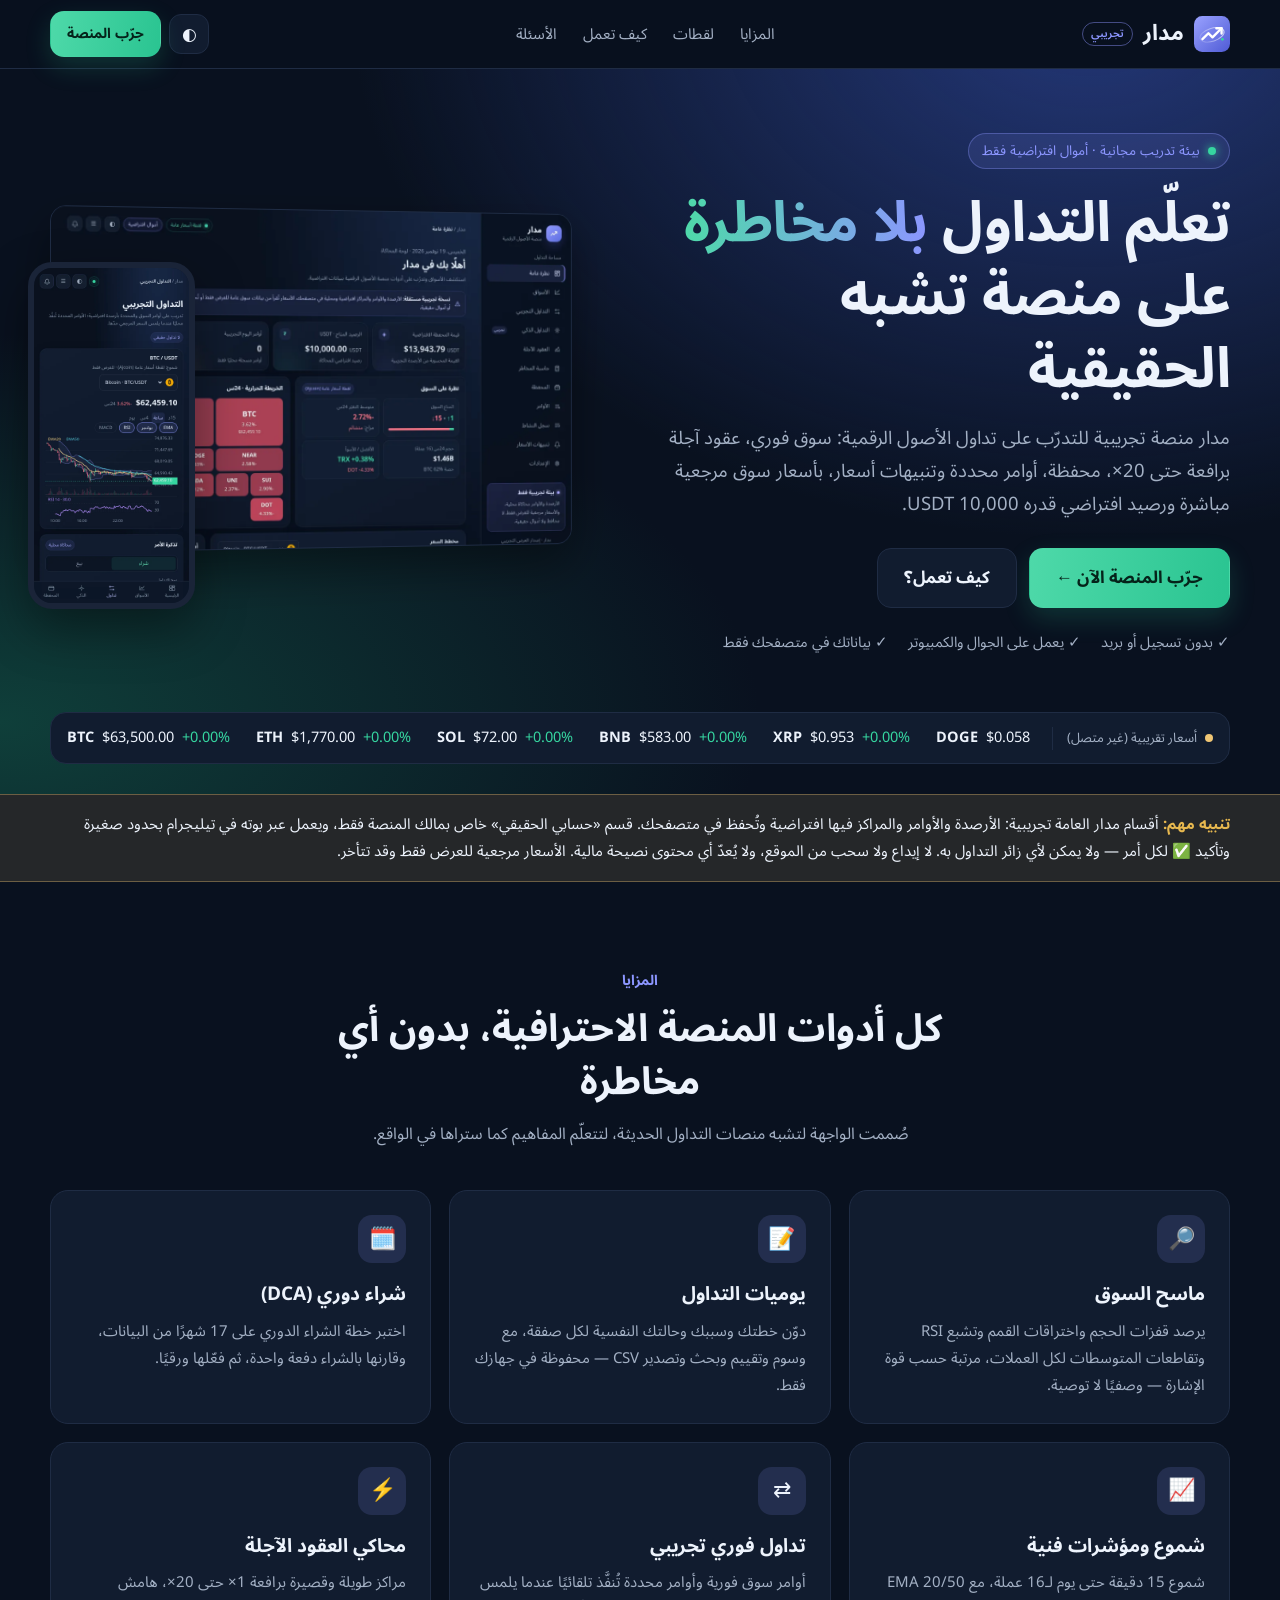
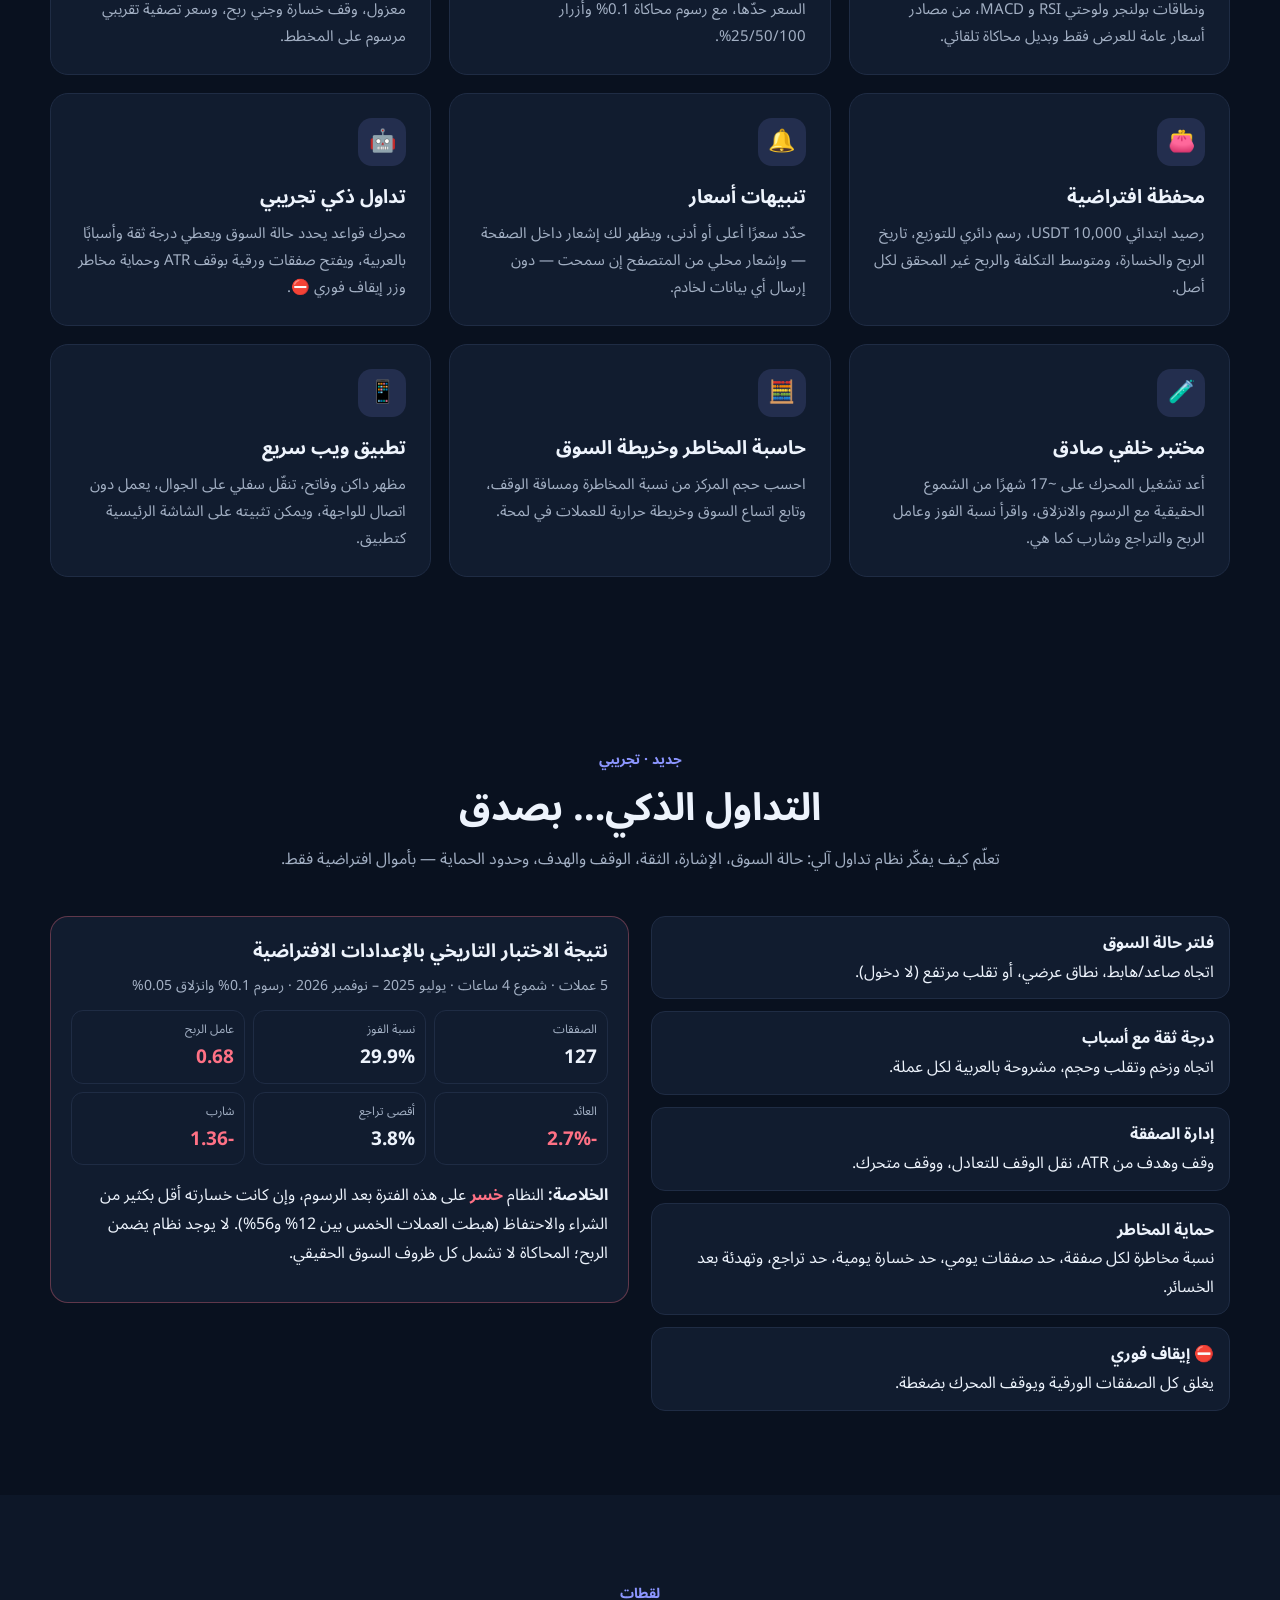
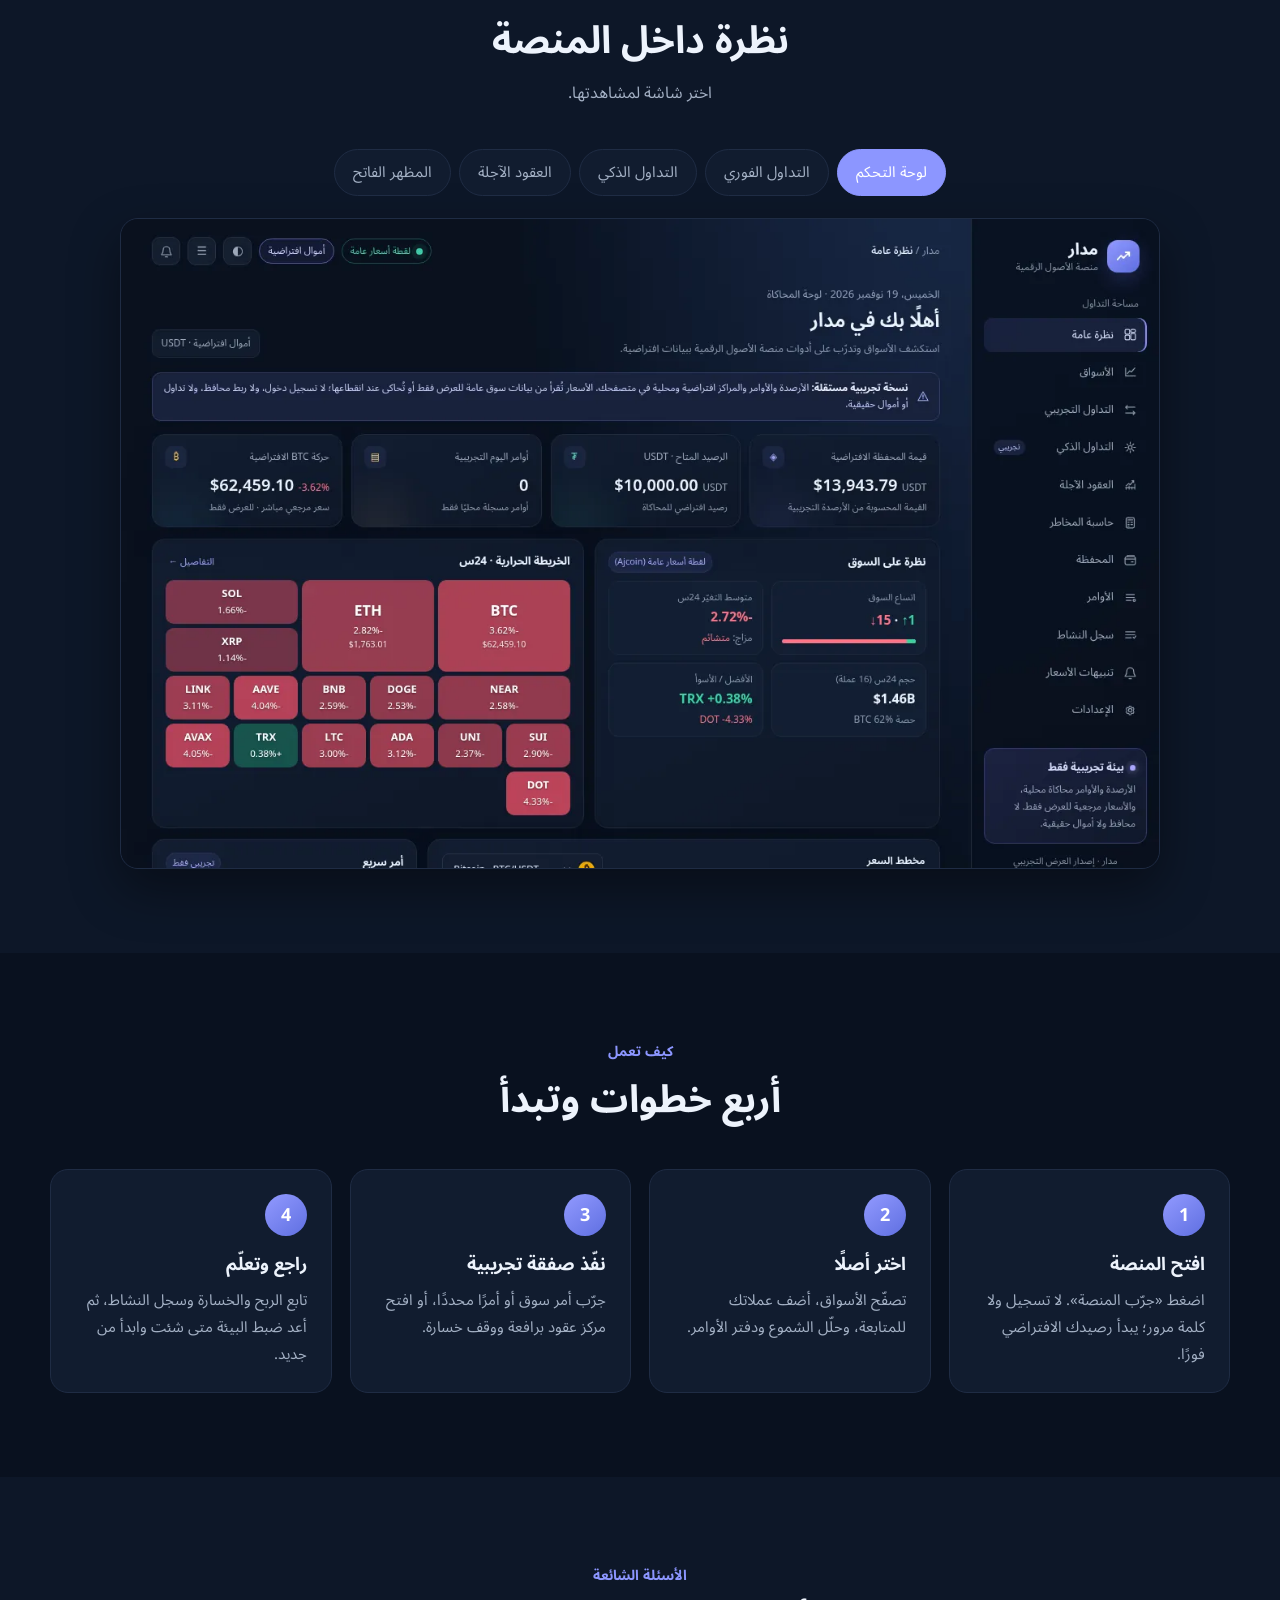
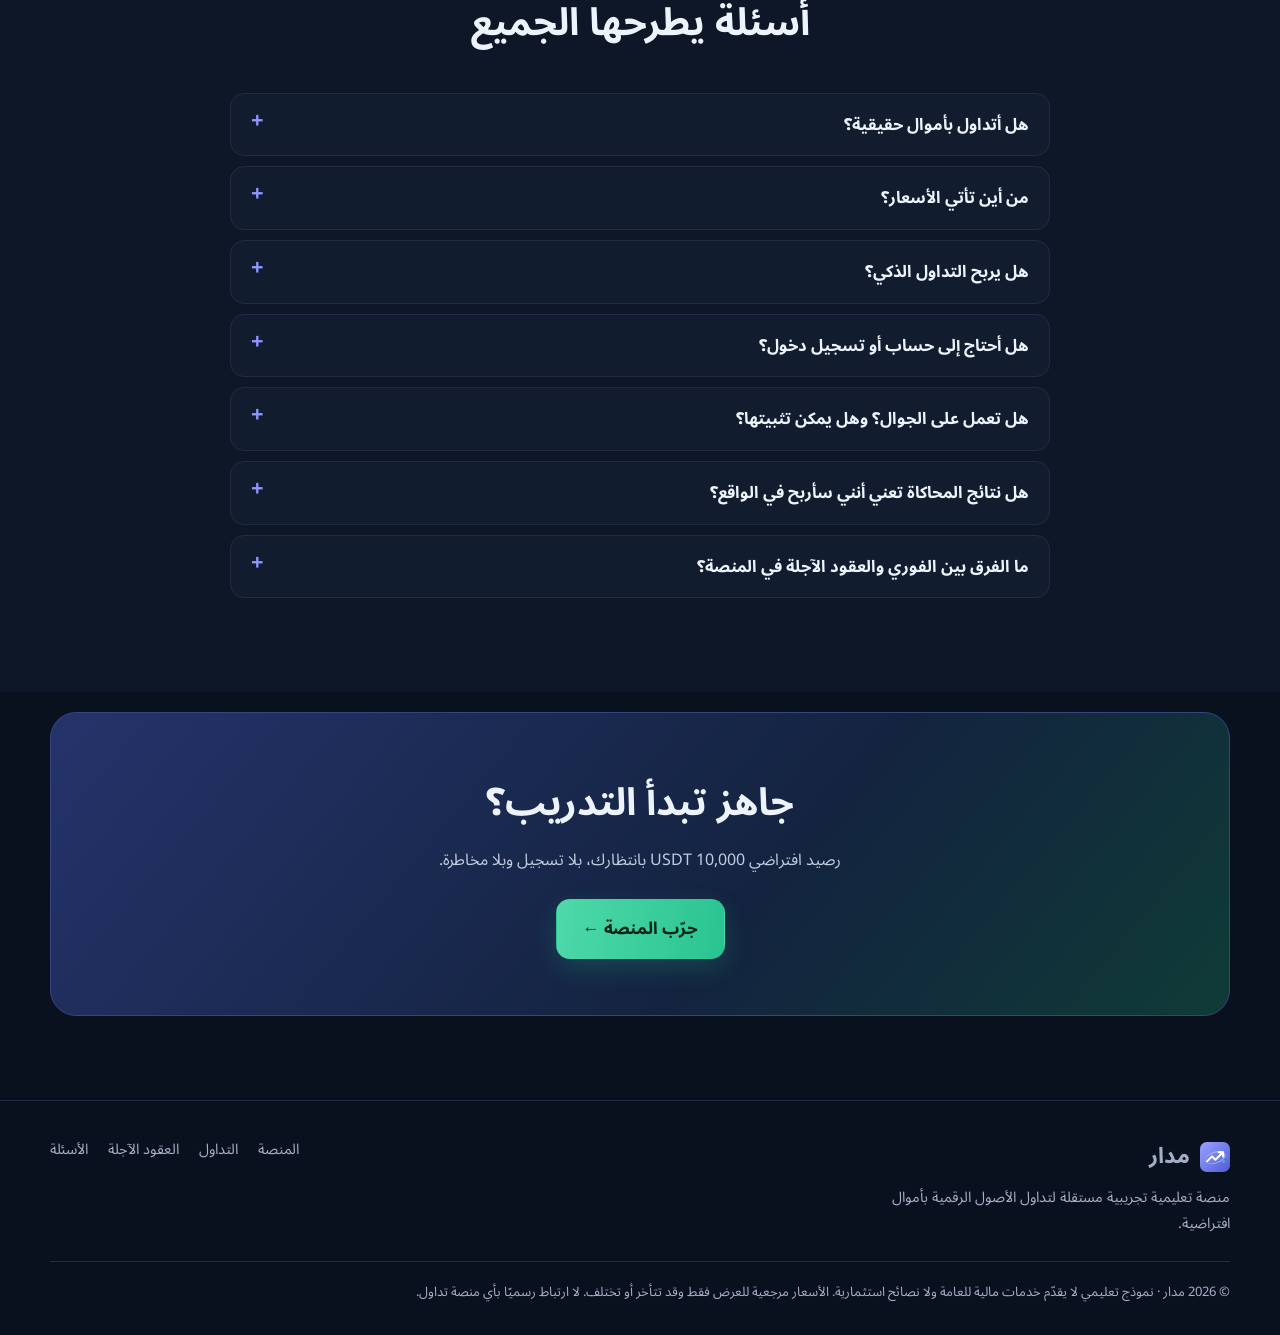
<file: index.html>
<!doctype html>
<html lang="ar" dir="rtl" data-theme="dark" data-madar-page="1">
<head>
<meta charset="utf-8">
<meta name="viewport" content="width=device-width,initial-scale=1,viewport-fit=cover">
<title>مدار — منصة تداول تجريبية بأموال افتراضية</title>
<meta name="description" content="مدار منصة تعليمية مجانية للتدرّب على تداول الأصول الرقمية: سوق فوري، عقود آجلة، محفظة وتنبيهات بأموال افتراضية وأسعار سوق مرجعية. بلا تسجيل وبلا أموال حقيقية.">
<meta name="theme-color" content="#09111f">
<link rel="canonical" href="https://sbeshr2025-creator.github.io/madar/">
<link rel="icon" href="assets/favicon.svg" type="image/svg+xml">
<link rel="icon" href="assets/favicon-32.png" sizes="32x32" type="image/png">
<link rel="apple-touch-icon" href="assets/apple-touch-icon.png">
<link rel="manifest" href="manifest.webmanifest">
<meta property="og:type" content="website">
<meta property="og:locale" content="ar_AR">
<meta property="og:site_name" content="مدار">
<meta property="og:title" content="مدار — منصة تداول تجريبية بأموال افتراضية">
<meta property="og:description" content="تدرّب على الفوري والعقود الآجلة بأسعار سوق مرجعية وأموال افتراضية. بلا تسجيل وبلا مخاطرة.">
<meta property="og:url" content="https://sbeshr2025-creator.github.io/madar/">
<meta property="og:image" content="https://sbeshr2025-creator.github.io/madar/assets/og-image.png">
<meta property="og:image:width" content="1200"><meta property="og:image:height" content="630">
<meta name="twitter:card" content="summary_large_image">
<meta name="twitter:title" content="مدار — منصة تداول تجريبية">
<meta name="twitter:description" content="تدرّب على التداول بأموال افتراضية وأسعار سوق مرجعية.">
<meta name="twitter:image" content="https://sbeshr2025-creator.github.io/madar/assets/og-image.png">
<script type="application/ld+json">{"@context":"https://schema.org","@type":"WebApplication","name":"مدار","url":"https://sbeshr2025-creator.github.io/madar/","applicationCategory":"EducationalApplication","operatingSystem":"Web","inLanguage":"ar","offers":{"@type":"Offer","price":"0","priceCurrency":"USD"},"description":"منصة تجريبية للتدرّب على تداول الأصول الرقمية بأموال افتراضية."}</script>
<link rel="preconnect" href="https://raw.githubusercontent.com" crossorigin>
<link rel="preload" href="assets/fonts/NotoSansArabic-var.woff2" as="font" type="font/woff2" crossorigin>
<script>try{var p=JSON.parse(localStorage.getItem('madar-prefs-v1')||'{}');if(p.theme)document.documentElement.dataset.theme=p.theme}catch(e){}</script>
<link rel="stylesheet" href="css/landing.css?v=6">
</head>
<body>
<a class="skip-link" href="#main">تخطَّ إلى المحتوى</a>
<header class="site-header" id="top">
  <div class="wrap header-in">
    <a class="logo" href="./" aria-label="مدار — الرئيسية"><img src="assets/logo.svg" alt="" width="36" height="36"><span>مدار</span><em>تجريبي</em></a>
    <nav class="menu" id="menu" aria-label="روابط الصفحة">
      <a href="#features">المزايا</a><a href="#screens">لقطات</a><a href="#how">كيف تعمل</a><a href="#faq">الأسئلة</a>
    </nav>
    <div class="header-actions">
      <button class="icon-btn" id="themeBtn" type="button" aria-label="تبديل المظهر الفاتح والداكن">◐</button>
      <a class="btn btn-primary btn-sm" href="app/">جرّب المنصة</a>
      <button class="icon-btn menu-btn" id="menuBtn" type="button" aria-label="فتح القائمة" aria-expanded="false" aria-controls="menu">☰</button>
    </div>
  </div>
</header>

<main id="main" tabindex="-1">
<section class="hero">
  <div class="wrap hero-grid">
    <div class="hero-copy">
      <span class="badge"><i></i> بيئة تدريب مجانية · أموال افتراضية فقط</span>
      <h1>تعلّم التداول <span class="grad">بلا مخاطرة</span><br>على منصة تشبه الحقيقية</h1>
      <p class="lead">مدار منصة تجريبية للتدرّب على تداول الأصول الرقمية: سوق فوري، عقود آجلة برافعة حتى 20×، محفظة، أوامر محددة وتنبيهات أسعار، بأسعار سوق مرجعية مباشرة ورصيد افتراضي قدره 10,000 USDT.</p>
      <div class="cta-row">
        <a class="btn btn-primary btn-lg" href="app/">جرّب المنصة الآن ←</a>
        <a class="btn btn-ghost btn-lg" href="#how">كيف تعمل؟</a>
      </div>
      <ul class="hero-points">
        <li>✓ بدون تسجيل أو بريد</li><li>✓ يعمل على الجوال والكمبيوتر</li><li>✓ بياناتك في متصفحك فقط</li>
      </ul>
    </div>
    <div class="hero-visual">
      <div class="device desktop"><img src="assets/screens/app-desktop.webp" alt="لوحة تحكم منصة مدار التجريبية مع مخطط شموع" width="1280" height="800" fetchpriority="high"></div>
      <div class="device phone"><img src="assets/screens/app-mobile.webp" alt="شاشة التداول التجريبي على الجوال" width="390" height="844"></div>
    </div>
  </div>
  <div class="wrap">
    <div class="ticker" aria-label="أسعار مرجعية">
      <div class="ticker-head"><span class="dot" id="tickerDot"></span><span id="tickerState">أسعار مرجعية</span></div>
      <div class="ticker-list" id="ticker"></div>
    </div>
  </div>
</section>

<section class="disclaimer-band" aria-label="تنبيه مهم">
  <div class="wrap"><strong>تنبيه مهم:</strong> أقسام مدار العامة تجريبية: الأرصدة والأوامر والمراكز فيها افتراضية وتُحفظ في متصفحك. قسم «حسابي الحقيقي» خاص بمالك المنصة فقط، ويعمل عبر بوته في تيليجرام بحدود صغيرة وتأكيد ✅ لكل أمر — ولا يمكن لأي زائر التداول به. لا إيداع ولا سحب من الموقع، ولا يُعدّ أي محتوى نصيحة مالية. الأسعار مرجعية للعرض فقط وقد تتأخر.</div>
</section>

<section class="section" id="features">
  <div class="wrap">
    <div class="section-head"><span class="kicker">المزايا</span><h2>كل أدوات المنصة الاحترافية، بدون أي مخاطرة</h2><p>صُممت الواجهة لتشبه منصات التداول الحديثة، لتتعلّم المفاهيم كما ستراها في الواقع.</p></div>
    <div class="features">
      <article class="feature"><div class="f-ico">🔎</div><h3>ماسح السوق</h3><p>يرصد قفزات الحجم واختراقات القمم وتشبع RSI وتقاطعات المتوسطات لكل العملات، مرتبة حسب قوة الإشارة — وصفيًا لا توصية.</p></article>
      <article class="feature"><div class="f-ico">📝</div><h3>يوميات التداول</h3><p>دوّن خطتك وسببك وحالتك النفسية لكل صفقة، مع وسوم وتقييم وبحث وتصدير CSV — محفوظة في جهازك فقط.</p></article>
      <article class="feature"><div class="f-ico">🗓️</div><h3>شراء دوري (DCA)</h3><p>اختبر خطة الشراء الدوري على 17 شهرًا من البيانات، وقارنها بالشراء دفعة واحدة، ثم فعّلها ورقيًا.</p></article>
      <article class="feature"><div class="f-ico">📈</div><h3>شموع ومؤشرات فنية</h3><p>شموع 15 دقيقة حتى يوم لـ16 عملة، مع EMA 20/50 ونطاقات بولنجر ولوحتي RSI و MACD، من مصادر أسعار عامة للعرض فقط وبديل محاكاة تلقائي.</p></article>
      <article class="feature"><div class="f-ico">⇄</div><h3>تداول فوري تجريبي</h3><p>أوامر سوق فورية وأوامر محددة تُنفَّذ تلقائيًا عندما يلمس السعر حدّها، مع رسوم محاكاة 0.1% وأزرار 25/50/100%.</p></article>
      <article class="feature"><div class="f-ico">⚡</div><h3>محاكي العقود الآجلة</h3><p>مراكز طويلة وقصيرة برافعة 1× حتى 20×، هامش معزول، وقف خسارة وجني ربح، وسعر تصفية تقريبي مرسوم على المخطط.</p></article>
      <article class="feature"><div class="f-ico">👛</div><h3>محفظة افتراضية</h3><p>رصيد ابتدائي 10,000 USDT، رسم دائري للتوزيع، تاريخ الربح والخسارة، ومتوسط التكلفة والربح غير المحقق لكل أصل.</p></article>
      <article class="feature"><div class="f-ico">🔔</div><h3>تنبيهات أسعار</h3><p>حدّد سعرًا أعلى أو أدنى، ويظهر لك إشعار داخل الصفحة — وإشعار محلي من المتصفح إن سمحت — دون إرسال أي بيانات لخادم.</p></article>
      <article class="feature"><div class="f-ico">🤖</div><h3>تداول ذكي تجريبي</h3><p>محرك قواعد يحدد حالة السوق ويعطي درجة ثقة وأسبابًا بالعربية، ويفتح صفقات ورقية بوقف ATR وحماية مخاطر وزر إيقاف فوري ⛔.</p></article>
      <article class="feature"><div class="f-ico">🧪</div><h3>مختبر خلفي صادق</h3><p>أعد تشغيل المحرك على ~17 شهرًا من الشموع الحقيقية مع الرسوم والانزلاق، واقرأ نسبة الفوز وعامل الربح والتراجع وشارب كما هي.</p></article>
      <article class="feature"><div class="f-ico">🧮</div><h3>حاسبة المخاطر وخريطة السوق</h3><p>احسب حجم المركز من نسبة المخاطرة ومسافة الوقف، وتابع اتساع السوق وخريطة حرارية للعملات في لمحة.</p></article>
      <article class="feature"><div class="f-ico">📱</div><h3>تطبيق ويب سريع</h3><p>مظهر داكن وفاتح، تنقّل سفلي على الجوال، يعمل دون اتصال للواجهة، ويمكن تثبيته على الشاشة الرئيسية كتطبيق.</p></article>
    </div>
  </div>
</section>

<section class="section" id="smart">
  <div class="wrap smart-sec">
    <div class="section-head"><span class="kicker">جديد · تجريبي</span><h2>التداول الذكي… بصدق</h2><p>تعلّم كيف يفكّر نظام تداول آلي: حالة السوق، الإشارة، الثقة، الوقف والهدف، وحدود الحماية — بأموال افتراضية فقط.</p></div>
    <div class="smart-cols">
      <ul class="smart-list"><li><b>فلتر حالة السوق</b> اتجاه صاعد/هابط، نطاق عرضي، أو تقلب مرتفع (لا دخول).</li><li><b>درجة ثقة مع أسباب</b> اتجاه وزخم وتقلب وحجم، مشروحة بالعربية لكل عملة.</li><li><b>إدارة الصفقة</b> وقف وهدف من ATR، نقل الوقف للتعادل، ووقف متحرك.</li><li><b>حماية المخاطر</b> نسبة مخاطرة لكل صفقة، حد صفقات يومي، حد خسارة يومية، حد تراجع، وتهدئة بعد الخسائر.</li><li><b>⛔ إيقاف فوري</b> يغلق كل الصفقات الورقية ويوقف المحرك بضغطة.</li></ul>
      <div class="honest"><h3>نتيجة الاختبار التاريخي بالإعدادات الافتراضية</h3><p class="muted">5 عملات · شموع 4 ساعات · يوليو 2025 – نوفمبر 2026 · رسوم 0.1% وانزلاق 0.05%</p>
        <div class="hn"><div><small>الصفقات</small><b>127</b></div><div><small>نسبة الفوز</small><b>29.9%</b></div><div><small>عامل الربح</small><b class="down">0.68</b></div><div><small>العائد</small><b class="down">−2.7%</b></div><div><small>أقصى تراجع</small><b>3.8%</b></div><div><small>شارب</small><b class="down">−1.36</b></div></div>
        <p><b>الخلاصة:</b> النظام <b class="down">خسر</b> على هذه الفترة بعد الرسوم، وإن كانت خسارته أقل بكثير من الشراء والاحتفاظ (هبطت العملات الخمس بين 12% و56%). لا يوجد نظام يضمن الربح؛ المحاكاة لا تشمل كل ظروف السوق الحقيقي.</p></div>
    </div>
  </div>
</section>

<section class="section alt" id="screens">
  <div class="wrap">
    <div class="section-head"><span class="kicker">لقطات</span><h2>نظرة داخل المنصة</h2><p>اختر شاشة لمشاهدتها.</p></div>
    <div class="tabs" role="tablist" aria-label="لقطات المنصة">
      <button role="tab" aria-selected="true" aria-controls="shot" data-shot="app-desktop" data-alt="لوحة التحكم">لوحة التحكم</button>
      <button role="tab" aria-selected="false" aria-controls="shot" data-shot="app-trade" data-alt="شاشة التداول التجريبي">التداول الفوري</button>
      <button role="tab" aria-selected="false" aria-controls="shot" data-shot="app-smart" data-alt="التداول الذكي التجريبي">التداول الذكي</button>
      <button role="tab" aria-selected="false" aria-controls="shot" data-shot="app-futures" data-alt="محاكي العقود الآجلة">العقود الآجلة</button>
      <button role="tab" aria-selected="false" aria-controls="shot" data-shot="app-light" data-alt="المظهر الفاتح">المظهر الفاتح</button>
    </div>
    <figure class="shot-frame" id="shot" role="tabpanel"><img id="shotImg" src="assets/screens/app-desktop.webp" alt="لوحة التحكم" width="1280" height="800" loading="lazy"></figure>
  </div>
</section>

<section class="section" id="how">
  <div class="wrap">
    <div class="section-head"><span class="kicker">كيف تعمل</span><h2>أربع خطوات وتبدأ</h2></div>
    <ol class="steps">
      <li><b>1</b><h3>افتح المنصة</h3><p>اضغط «جرّب المنصة». لا تسجيل ولا كلمة مرور؛ يبدأ رصيدك الافتراضي فورًا.</p></li>
      <li><b>2</b><h3>اختر أصلًا</h3><p>تصفّح الأسواق، أضف عملاتك للمتابعة، وحلّل الشموع ودفتر الأوامر.</p></li>
      <li><b>3</b><h3>نفّذ صفقة تجريبية</h3><p>جرّب أمر سوق أو أمرًا محددًا، أو افتح مركز عقود برافعة ووقف خسارة.</p></li>
      <li><b>4</b><h3>راجع وتعلّم</h3><p>تابع الربح والخسارة وسجل النشاط، ثم أعد ضبط البيئة متى شئت وابدأ من جديد.</p></li>
    </ol>
  </div>
</section>

<section class="section alt" id="faq">
  <div class="wrap narrow">
    <div class="section-head"><span class="kicker">الأسئلة الشائعة</span><h2>أسئلة يطرحها الجميع</h2></div>
    <details><summary>هل أتداول بأموال حقيقية؟</summary><p>للزوّار: لا، كل شيء افتراضي. يوجد قسم «حسابي الحقيقي» لمالك المنصة فقط: لا يحمل الموقع أي مفاتيح، والأوامر تُرسل إلى بوت المالك في تيليجرام الذي يتحقق من هويته ويطلب تأكيده ✅ ضمن حدود صغيرة (3 USDT فوري، 1 USDT هامش عقود، 20 USDT يوميًا)، ولا سحب إطلاقًا.</p></details>
    <details><summary>من أين تأتي الأسعار؟</summary><p>تُقرأ الأسعار والشموع للعرض فقط، بدون أي حساب أو مفاتيح: أولًا من لقطة أسعار عامة منشورة على raw.githubusercontent.com، ثم من واجهة CoinGecko العامة، وتتحدّث كل 90 ثانية تقريبًا. دفتر الأوامر وآخر الصفقات محاكاة حول السعر المرجعي. إذا انقطع المصدر أو أوقفته من الإعدادات تتحول المنصة تلقائيًا إلى أسعار محاكاة. لا ترتبط مدار بأي منصة تداول.</p></details>
    <details><summary>هل يربح التداول الذكي؟</summary><p>ليس بالضرورة — وغالبًا لا. في الاختبار التاريخي بالإعدادات الافتراضية كان عامل الربح 0.68 (خاسر) ونسبة الفوز 30% تقريبًا. الهدف تعليمي: أن ترى كيف تُبنى الإشارات وكيف تحمي قواعد المخاطر رأس المال. لا يتصل بأي منصة ولا يرسل أوامر حقيقية.</p></details>
    <details><summary>هل أحتاج إلى حساب أو تسجيل دخول؟</summary><p>لا. لا نطلب اسمًا أو بريدًا أو كلمة مرور. تُحفظ بياناتك التجريبية في متصفحك فقط (localStorage) ويمكنك مسحها بزر «إعادة ضبط البيانات».</p></details>
    <details><summary>هل تعمل على الجوال؟ وهل يمكن تثبيتها؟</summary><p>نعم. الواجهة متجاوبة مع شريط تنقّل سفلي على الجوال، ويمكنك تثبيتها من قائمة المتصفح «إضافة إلى الشاشة الرئيسية». الواجهة تعمل دون اتصال، والأسعار تحتاج إنترنت.</p></details>
    <details><summary>هل نتائج المحاكاة تعني أنني سأربح في الواقع؟</summary><p>لا. المحاكاة لا تشمل الانزلاق السعري الكامل ولا السيولة الحقيقية ولا الضغط النفسي. التداول الحقيقي، خصوصًا بالرافعة، قد يؤدي إلى خسارة رأس المال كاملًا. لا شيء هنا نصيحة مالية.</p></details>
    <details><summary>ما الفرق بين الفوري والعقود الآجلة في المنصة؟</summary><p>الفوري يعني شراء الأصل نفسه برصيدك الافتراضي. العقود الآجلة رصيدها الافتراضي منفصل وتتيح الشراء أو البيع على المكشوف برافعة، مع سعر تصفية ووقف خسارة وجني ربح، وأداة «مسرح حركة السعر» لتجربة السيناريوهات.</p></details>
  </div>
</section>

<section class="section cta-final">
  <div class="wrap cta-box">
    <h2>جاهز تبدأ التدريب؟</h2>
    <p>رصيد افتراضي 10,000 USDT بانتظارك، بلا تسجيل وبلا مخاطرة.</p>
    <a class="btn btn-primary btn-lg" href="app/">جرّب المنصة ←</a>
  </div>
</section>
</main>

<footer class="site-footer">
  <div class="wrap foot-grid">
    <div><a class="logo" href="#top"><img src="assets/logo.svg" alt="" width="30" height="30"><span>مدار</span></a><p>منصة تعليمية تجريبية مستقلة لتداول الأصول الرقمية بأموال افتراضية.</p></div>
    <nav aria-label="روابط التذييل"><a href="app/">المنصة</a><a href="app/#trade">التداول</a><a href="app/#futures">العقود الآجلة</a><a href="#faq">الأسئلة</a></nav>
  </div>
  <div class="wrap foot-note">© <span id="year">2026</span> مدار · نموذج تعليمي لا يقدّم خدمات مالية للعامة ولا نصائح استثمارية. الأسعار مرجعية للعرض فقط وقد تتأخر أو تختلف. لا ارتباط رسميًا بأي منصة تداول.</div>
</footer>
<script src="js/landing.js?v=6" defer></script>
</body>
</html>
</file>
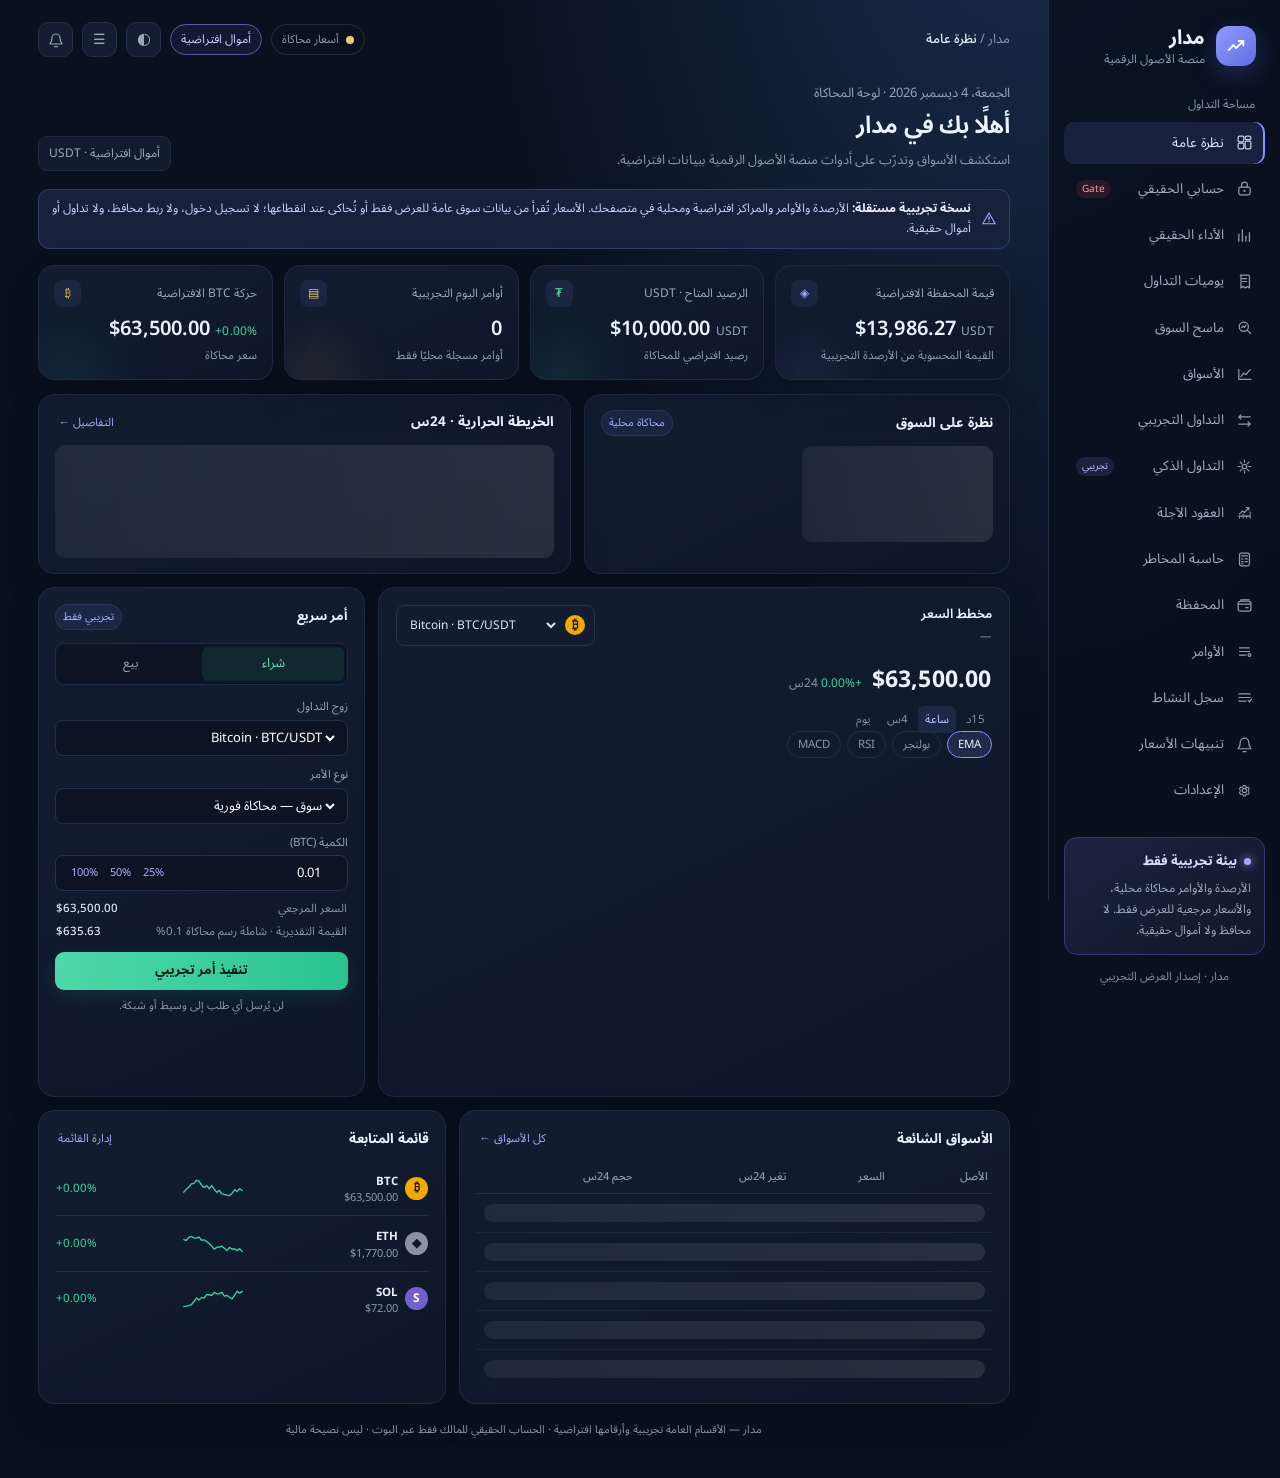
<file: app/index.html>
<!doctype html>
<html lang="ar" dir="rtl" data-theme="dark" data-madar-page="1">
<head>
<meta charset="utf-8">
<meta name="viewport" content="width=device-width,initial-scale=1,viewport-fit=cover">
<meta name="theme-color" content="#09111f">
<meta name="description" content="منصة مدار التجريبية: تدرّب على التداول الفوري والعقود الآجلة بأموال افتراضية وأسعار سوق مرجعية. لا أموال ولا حسابات حقيقية.">
<meta name="robots" content="index,follow">
<title>المنصة التجريبية | مدار</title>
<link rel="icon" href="../assets/favicon.svg" type="image/svg+xml">
<link rel="icon" href="../assets/icon-192.png" sizes="192x192" type="image/png">
<link rel="apple-touch-icon" href="../assets/apple-touch-icon.png">
<link rel="manifest" href="../manifest.webmanifest">
<meta property="og:title" content="مدار — منصة تداول تجريبية">
<meta property="og:description" content="تدرّب على التداول بأموال افتراضية وأسعار سوق مرجعية.">
<meta property="og:image" content="https://sbeshr2025-creator.github.io/madar/assets/og-image.png">
<link rel="preconnect" href="https://raw.githubusercontent.com" crossorigin>
<link rel="preload" href="../assets/fonts/NotoSansArabic-var.woff2" as="font" type="font/woff2" crossorigin>
<script>try{var p=JSON.parse(localStorage.getItem('madar-prefs-v1')||'{}');if(p.theme)document.documentElement.dataset.theme=p.theme}catch(e){}</script>
<link rel="stylesheet" href="css/app.css?v=6">
</head>
<body>
<a class="skip-link" href="#main">تخطَّ إلى المحتوى</a>
<noscript><p style="padding:20px;text-align:center">تحتاج المنصة التجريبية إلى تفعيل JavaScript.</p></noscript>
<div class="app">
<aside aria-label="التنقل الرئيسي">
  <a class="brand" href="../" aria-label="مدار — الصفحة الرئيسية"><div class="brand-logo"><svg viewBox="0 0 24 24" fill="none"><path d="M4 16.5 9 11l3.2 3.2L20 6.5M15 6.5h5v5" stroke="white" stroke-width="2" stroke-linecap="round" stroke-linejoin="round"/></svg></div><div><strong>مدار</strong><small>منصة الأصول الرقمية</small></div></a>
  <div><p class="nav-title">مساحة التداول</p><nav class="nav" id="sideNav">
    <button class="active" data-view="dashboard"><svg viewBox="0 0 24 24" fill="none"><rect x="3" y="3" width="8" height="8" rx="2" stroke="currentColor" stroke-width="1.7"/><rect x="13" y="3" width="8" height="5" rx="2" stroke="currentColor" stroke-width="1.7"/><rect x="13" y="10" width="8" height="11" rx="2" stroke="currentColor" stroke-width="1.7"/><rect x="3" y="13" width="8" height="8" rx="2" stroke="currentColor" stroke-width="1.7"/></svg>نظرة عامة</button>
    <button data-view="real" class="nav-real"><svg viewBox="0 0 24 24" fill="none"><rect x="4" y="10" width="16" height="11" rx="2.5" stroke="currentColor" stroke-width="1.7"/><path d="M8 10V7a4 4 0 0 1 8 0v3" stroke="currentColor" stroke-width="1.7" stroke-linecap="round"/><circle cx="12" cy="15.5" r="1.6" fill="currentColor"/></svg>حسابي الحقيقي <em class="nav-badge real-badge">Gate</em></button>
    <button data-view="perf"><svg viewBox="0 0 24 24" fill="none"><path d="M4 20V10m5 10V4m5 16v-7m5 7V8" stroke="currentColor" stroke-width="1.8" stroke-linecap="round"/></svg>الأداء الحقيقي</button>
    <button data-view="journal"><svg viewBox="0 0 24 24" fill="none"><path d="M6 3h11a2 2 0 0 1 2 2v16l-3-2-3 2-3-2-3 2V4a1 1 0 0 1 1-1Z" stroke="currentColor" stroke-width="1.7" stroke-linejoin="round"/><path d="M9 8h6M9 12h6" stroke="currentColor" stroke-width="1.7" stroke-linecap="round"/></svg>يوميات التداول</button>
    <button data-view="scanner"><svg viewBox="0 0 24 24" fill="none"><circle cx="11" cy="11" r="6.5" stroke="currentColor" stroke-width="1.7"/><path d="m16 16 4.5 4.5M8 12l2-2 2 2 2-3" stroke="currentColor" stroke-width="1.7" stroke-linecap="round" stroke-linejoin="round"/></svg>ماسح السوق</button>
    <button data-view="markets"><svg viewBox="0 0 24 24" fill="none"><path d="M4 19V5m0 14h17M7 15l4-5 3 2 6-7" stroke="currentColor" stroke-width="1.7" stroke-linecap="round" stroke-linejoin="round"/></svg>الأسواق</button>
    <button data-view="trade"><svg viewBox="0 0 24 24" fill="none"><path d="M4 7h16M4 17h16M7 4 4 7l3 3m10 4 3 3-3 3" stroke="currentColor" stroke-width="1.7" stroke-linecap="round" stroke-linejoin="round"/></svg>التداول التجريبي</button>
    <button data-view="smart"><svg viewBox="0 0 24 24" fill="none"><path d="M12 3v3m0 12v3M3 12h3m12 0h3M6 6l2 2m8 8 2 2M6 18l2-2m8-8 2-2" stroke="currentColor" stroke-width="1.7" stroke-linecap="round"/><circle cx="12" cy="12" r="3.2" stroke="currentColor" stroke-width="1.7"/></svg>التداول الذكي <em class="nav-badge">تجريبي</em></button>
    <button data-view="futures"><svg viewBox="0 0 24 24" fill="none"><path d="M4 17h16M5 14l4-4 3 2 6-7m-3 0h3v3" stroke="currentColor" stroke-width="1.7" stroke-linecap="round" stroke-linejoin="round"/><path d="M5 20v-3m5 3v-6m5 6v-4m5 4v-9" stroke="currentColor" stroke-width="1.4" stroke-linecap="round"/></svg>العقود الآجلة</button>
    <button data-view="tools"><svg viewBox="0 0 24 24" fill="none"><rect x="5" y="3" width="14" height="18" rx="2.5" stroke="currentColor" stroke-width="1.7"/><path d="M8 7h8M8 11h2m3 0h3M8 15h2m3 0h3M8 18h2" stroke="currentColor" stroke-width="1.7" stroke-linecap="round"/></svg>حاسبة المخاطر</button>
    <button data-view="wallet"><svg viewBox="0 0 24 24" fill="none"><rect x="3" y="6" width="18" height="14" rx="3" stroke="currentColor" stroke-width="1.7"/><path d="M3 10h18m-7 5h3M7 6V4h12" stroke="currentColor" stroke-width="1.7" stroke-linecap="round"/></svg>المحفظة</button>
    <button data-view="orders"><svg viewBox="0 0 24 24" fill="none"><path d="M5 7h14M5 12h14M5 17h9" stroke="currentColor" stroke-width="1.7" stroke-linecap="round"/><circle cx="19" cy="17" r="2" stroke="currentColor" stroke-width="1.7"/></svg>الأوامر</button>
    <button data-view="activity"><svg viewBox="0 0 24 24" fill="none"><path d="M4 7h16M4 12h16M4 17h10" stroke="currentColor" stroke-width="1.7" stroke-linecap="round"/><path d="m17 16 2 2 3-4" stroke="currentColor" stroke-width="1.7" stroke-linecap="round" stroke-linejoin="round"/></svg>سجل النشاط</button>
    <button data-view="alerts"><svg viewBox="0 0 24 24" fill="none"><path d="M18 9a6 6 0 0 0-12 0c0 7-3 7-3 9h18c0-2-3-2-3-9m-8 13h4" stroke="currentColor" stroke-width="1.7" stroke-linecap="round" stroke-linejoin="round"/></svg>تنبيهات الأسعار</button>
    <button data-view="settings"><svg viewBox="0 0 24 24" fill="none"><circle cx="12" cy="12" r="3" stroke="currentColor" stroke-width="1.7"/><path d="m19.4 15 .1.1 1.1 1.8-1.5 2.6-2.1-.5a8 8 0 0 1-1.7 1l-.4 2h-3l-.4-2a8 8 0 0 1-1.7-1l-2.1.5-1.5-2.6 1.1-1.8a8 8 0 0 1 0-2l-1.1-1.8 1.5-2.6 2.1.5a8 8 0 0 1 1.7-1l.4-2h3l.4 2a8 8 0 0 1 1.7 1l2.1-.5 1.5 2.6-1.1 1.8a8 8 0 0 1-.1 2Z" transform="translate(-1 -1) scale(.95)" stroke="currentColor" stroke-width="1.5"/></svg>الإعدادات</button>
  </nav></div>
  <div class="side-bottom"><div class="demo-note"><b><i></i> بيئة تجريبية فقط</b><p>الأرصدة والأوامر محاكاة محلية، والأسعار مرجعية للعرض فقط. لا محافظ ولا أموال حقيقية.</p></div><div class="side-foot">مدار · إصدار العرض التجريبي</div></div>
</aside>
<main id="main" tabindex="-1">
  <div class="topbar"><div class="crumb">مدار <span> / </span> <b id="crumbTitle">نظرة عامة</b></div><div class="top-actions"><button class="live-pill" id="livePill" onclick="navigate('settings')" aria-label="حالة بيانات الأسعار"><i></i><span>—</span></button><span class="demo-pill">أموال افتراضية</span><button class="icon-btn" id="themeBtn" aria-label="تبديل المظهر الفاتح والداكن" onclick="toggleTheme()">◐</button><button class="icon-btn" aria-label="كل أقسام المنصة" onclick="openNavigation()">☰</button><button class="icon-btn" aria-label="عرض التنبيهات" onclick="navigate('alerts')"><svg viewBox="0 0 24 24" fill="none"><path d="M18 9a6 6 0 0 0-12 0c0 7-3 7-3 9h18c0-2-3-2-3-9m-8 13h4" stroke="currentColor" stroke-width="1.7" stroke-linecap="round" stroke-linejoin="round"/></svg></button></div></div>

  <section class="view active" id="view-dashboard">
    <div class="intro"><div><div class="eyebrow"><span id="todayLabel"></span> · لوحة المحاكاة</div><h1>أهلًا بك في مدار</h1><p>استكشف الأسواق وتدرّب على أدوات منصة الأصول الرقمية ببيانات افتراضية.</p></div><div class="date-chip">أموال افتراضية · USDT</div></div>
    <div class="alert"><svg viewBox="0 0 24 24" fill="none"><path d="M12 3 2.8 19h18.4L12 3Z" stroke="currentColor" stroke-width="1.6" stroke-linejoin="round"/><path d="M12 9v4m0 3h.01" stroke="currentColor" stroke-width="2" stroke-linecap="round"/></svg><span><strong>نسخة تجريبية مستقلة:</strong> الأرصدة والأوامر والمراكز افتراضية ومحلية في متصفحك. الأسعار تُقرأ من بيانات سوق عامة للعرض فقط أو تُحاكى عند انقطاعها؛ لا تسجيل دخول، ولا ربط محافظ، ولا تداول أو أموال حقيقية.</span></div>
    <div class="stats">
      <article class="card stat" style="--glow:#8b92ff"><div class="stat-top"><span>قيمة المحفظة الافتراضية</span><span class="stat-icon">◈</span></div><div class="stat-value" id="portfolioValue">—</div><div class="stat-foot">القيمة المحسوبة من الأرصدة التجريبية</div></article>
      <article class="card stat" style="--glow:#39d6a2"><div class="stat-top"><span>الرصيد المتاح · USDT</span><span class="stat-icon" style="color:#62dfb5">₮</span></div><div class="stat-value" id="availableUsdt">—</div><div class="stat-foot">رصيد افتراضي للمحاكاة</div></article>
      <article class="card stat" style="--glow:#f0c674"><div class="stat-top"><span>أوامر اليوم التجريبية</span><span class="stat-icon" style="color:#f0c674">▤</span></div><div class="stat-value" id="todayOrders">0</div><div class="stat-foot">أوامر مسجلة محليًا فقط</div></article>
      <article class="card stat" style="--glow:#46c5d9"><div class="stat-top"><span>حركة BTC الافتراضية</span><span class="stat-icon" style="color:#f2be4a">₿</span></div><div class="stat-value" id="btcStat">—</div><div class="stat-foot"><span class="data-src-short">—</span></div></article>
    </div>
    <div class="overview-grid">
      <section class="card pad overview-card"><div class="table-title"><h2>نظرة على السوق</h2><span class="sim-chip src-chip">—</span></div><div class="ov-stats" id="overview"><span class="skeleton sk-block"></span></div></section>
      <section class="card pad heat-card"><div class="table-title"><h2>الخريطة الحرارية · 24س</h2><button class="text-button" onclick="navigate('markets')">التفاصيل ←</button></div><div class="heatmap" id="heatDash"><span class="skeleton sk-block"></span></div></section>
    </div>
    <div class="main-grid">
      <section class="card chart-card"><div class="card-heading"><div><h2>مخطط السعر</h2><div class="sub-label"><span class="data-src">—</span></div></div><label class="select"><span id="chartCoin" class="coin-btc">₿</span><select id="chartAsset" aria-label="اختر الأصل" onchange="selectAsset(this.value)"></select></label></div><div class="price-head"><strong id="chartPrice">—</strong><span id="chartChange">—</span></div><div class="chart-tools" id="timeframes"><button data-period="15m">15د</button><button class="selected" data-period="1h">ساعة</button><button data-period="4h">4س</button><button data-period="1d">يوم</button></div><div class="ind-tools" role="group" aria-label="المؤشرات"><button data-ind="ema" title="المتوسطان الأسيّان 20 و50">EMA</button><button data-ind="bb" title="نطاقات بولنجر 20، 2">بولنجر</button><button data-ind="rsi" title="مؤشر القوة النسبية 14">RSI</button><button data-ind="macd" title="MACD 12/26/9">MACD</button></div><div class="candle-chart" id="chartDash" role="img" aria-label="مخطط شموع لسعر الأصل"><canvas></canvas><div class="chart-tip" aria-hidden="true"></div></div></section>
      <section class="card order-card"><div class="order-top"><h2>أمر سريع</h2><span class="sim-chip">تجريبي فقط</span></div><div class="switch"><button class="active buy" id="buyBtn" onclick="setSide('buy')">شراء</button><button class="sell" id="sellBtn" onclick="setSide('sell')">بيع</button></div><label class="field-label" for="ticketAsset">زوج التداول</label><div class="field"><select id="ticketAsset" onchange="syncTicketAsset(this.value)"></select></div><label class="field-label" for="orderType">نوع الأمر</label><div class="field"><select id="orderType" onchange="toggleLimitPrice()"><option value="market">سوق — محاكاة فورية</option><option value="limit">محدد — يُنفَّذ عند لمس السعر</option></select></div><div id="limitPriceWrap" class="hidden"><label class="field-label" for="limitPrice">سعر الأمر المحدد (USDT)</label><div class="field"><input id="limitPrice" type="number" min="0" step="any" placeholder="أدخل سعرًا افتراضيًا"></div></div><label class="field-label" for="qty">الكمية (<span id="qtySymbol">BTC</span>)</label><div class="field"><input id="qty" type="number" min="0" step="any" value="0.01" inputmode="decimal"><button class="max" onclick="setPercent(.25)">25%</button><button class="max" onclick="setPercent(.5)">50%</button><button class="max" onclick="setPercent(1)">100%</button></div><div class="estimate"><span>السعر المرجعي</span><b id="ticketPrice">—</b></div><div class="estimate" style="padding-top:2px"><span>القيمة التقديرية · شاملة رسم محاكاة 0.1%</span><b id="estimated">—</b></div><button class="execute" id="executeBtn" onclick="submitOrder()">تنفيذ أمر تجريبي</button><p class="disclaimer">لن يُرسل أي طلب إلى وسيط أو شبكة.</p></section>
    </div>
    <div class="lower-grid"><section class="card table-card"><div class="table-title"><h2>الأسواق الشائعة</h2><button class="text-button" onclick="navigate('markets')">كل الأسواق ←</button></div><div class="table-wrap"><table><thead><tr><th>الأصل</th><th>السعر</th><th>تغير 24س</th><th>حجم 24س</th></tr></thead><tbody id="topMarkets"></tbody></table></div></section><section class="card watch-card"><div class="table-title"><h2>قائمة المتابعة</h2><button class="text-button" onclick="navigate('markets')">إدارة القائمة</button></div><div class="watch-items" id="watchList"></div></section></div>
  </section>

  <section class="view" id="view-real"><div class="section-title"><div><h1>حسابي الحقيقي <span class="real-chip">🔴 حقيقي · للمالك فقط</span></h1><p>رصيدك وأوامرك ومراكزك الحقيقية على Gate.io عبر بوتك @Ajcoinbot. كل أمر يُرسل للبوت ولا يُنفّذ إلا بعد ضغطك ✅ هناك، وضمن حدود صارمة. باقي أقسام مدار تبقى تجريبية (ورقية).</p></div></div><div id="realRoot"></div></section>
<section class="view" id="view-perf"><div class="section-title"><div><h1>الأداء الحقيقي <span class="real-chip">من صفقاتك في Gate</span></h1><p>ربحك المحقق ونسبة الفوز والرسوم ومنحنى الربح، محسوبة من الصفقات التي يرسلها بوتك. الأرقام سابقة ولا تعني ربحًا مستقبليًا.</p></div></div><div id="perfRoot"></div></section>
<section class="view" id="view-journal"><div class="section-title"><div><h1>يوميات التداول</h1><p>دوّن خطتك وسببك وحالتك النفسية لكل صفقة، ثم راجع الأنماط بالوسوم والتقييم. تُحفظ في هذا الجهاز فقط.</p></div></div><div id="journalRoot"></div></section>
<section class="view" id="view-scanner"><div class="section-title"><div><h1>ماسح السوق</h1><p>يفحص العملات بحثًا عن قفزات الحجم والاختراقات وتشبع RSI وتقاطعات المتوسطات، مرتبة حسب قوة الإشارات.</p></div></div><div id="scannerRoot"></div></section>
<section class="view" id="view-markets"><div class="section-title"><div><h1>الأسواق</h1><p>أسعار مرجعية من بيانات سوق عامة (قراءة فقط) عند توفرها، وإلا محاكاة. للعرض والتدريب فقط.</p></div><button class="outline" onclick="showDataInfo()">ⓘ كيف تعمل البيانات؟</button></div><section class="card pad" style="margin-bottom:13px"><div class="table-title"><h2>الخريطة الحرارية</h2><span class="sim-chip">الحجم حسب حجم التداول · اللون حسب تغيّر 24س</span></div><div class="heatmap big" id="heatMarkets"><span class="skeleton sk-block"></span></div></section><div class="card pad"><div class="market-tools"><label class="searchbox">⌕ <input id="marketSearch" placeholder="ابحث عن أصل أو رمز..." oninput="renderMarkets()"></label><div class="filter-tabs" id="marketFilters"><button class="active" data-filter="all">الكل</button><button data-filter="watch">المتابعة</button><button data-filter="gainers">الأعلى صعودًا</button><button data-filter="losers">الأعلى هبوطًا</button></div></div><div class="table-wrap"><table><thead><tr><th></th><th>الأصل</th><th>السعر</th><th>تغير 24س</th><th>حجم 24س</th><th>إجراء</th></tr></thead><tbody id="marketsTable"></tbody></table></div></div></section>

  <section class="view" id="view-trade"><div class="section-title"><div><h1>التداول التجريبي</h1><p>تدريب على أوامر السوق والمحددة بأرصدة افتراضية؛ الأوامر المحددة تُنفَّذ محليًا عندما يلمس السعر المرجعي حدّها.</p></div><span class="sim-chip">لا تداول حقيقي</span></div><div class="trade-layout"><div><section class="card chart-card"><div class="card-heading"><div><h2 id="tradePairTitle">BTC / USDT</h2><div class="sub-label"><span class="data-src">—</span></div></div><label class="select"><span id="tradeCoin" class="coin-btc">₿</span><select id="tradeAsset" onchange="selectAsset(this.value)"></select></label></div><div class="price-head"><strong id="tradePrice">—</strong><span id="tradeChange">—</span></div><div class="chart-tools trade-timeframes"><button data-period="15m">15د</button><button class="selected" data-period="1h">ساعة</button><button data-period="4h">4س</button><button data-period="1d">يوم</button></div><div class="ind-tools" role="group" aria-label="المؤشرات"><button data-ind="ema" title="المتوسطان الأسيّان 20 و50">EMA</button><button data-ind="bb" title="نطاقات بولنجر 20، 2">بولنجر</button><button data-ind="rsi" title="مؤشر القوة النسبية 14">RSI</button><button data-ind="macd" title="MACD 12/26/9">MACD</button></div><div class="candle-chart" id="chartTrade" role="img" aria-label="مخطط شموع لسعر الأصل"><canvas></canvas><div class="chart-tip" aria-hidden="true"></div></div></section><section class="card pad" style="margin-top:13px"><div class="table-title"><h2>آخر الصفقات · محاكاة</h2><span class="sim-chip book-src">محاكاة</span></div><div class="recent-list" id="recentTrades"></div></section></div><div><section class="card order-card"><div class="order-top"><h2>تذكرة الأمر</h2><span class="sim-chip">محاكاة محلية</span></div><div class="switch"><button class="active buy" id="buyBtn2" onclick="setSide('buy')">شراء</button><button class="sell" id="sellBtn2" onclick="setSide('sell')">بيع</button></div><label class="field-label" for="ticketAsset2">زوج التداول</label><div class="field"><select id="ticketAsset2" onchange="syncTicketAsset(this.value)"></select></div><label class="field-label" for="orderType2">نوع الأمر</label><div class="field"><select id="orderType2" onchange="syncOrderType(this.value)"><option value="market">سوق — محاكاة فورية</option><option value="limit">محدد — يُنفَّذ عند لمس السعر</option></select></div><div id="limitPriceWrap2" class="hidden"><label class="field-label" for="limitPrice2">سعر الأمر المحدد (USDT)</label><div class="field"><input id="limitPrice2" type="number" min="0" step="any" placeholder="أدخل سعرًا افتراضيًا"></div></div><label class="field-label" for="qty2">الكمية (<span id="qtySymbol2">BTC</span>)</label><div class="field"><input id="qty2" type="number" min="0" step="any" value="0.01" inputmode="decimal"><button class="max" onclick="setPercent(.25)">25%</button><button class="max" onclick="setPercent(.5)">50%</button><button class="max" onclick="setPercent(1)">100%</button></div><div class="estimate"><span>السعر المرجعي</span><b id="ticketPrice2">—</b></div><div class="estimate"><span>القيمة التقديرية · رسم 0.1%</span><b id="estimated2">—</b></div><button class="execute" id="executeBtn2" onclick="submitOrder()">تنفيذ أمر تجريبي</button><p class="disclaimer">سجل تجريبي فقط؛ لا وسيط ولا شبكة متصلة.</p></section><section class="card pad" style="margin-top:13px"><div class="table-title"><h2>دفتر الأوامر · محاكاة</h2><span class="sim-chip book-src">محاكاة</span></div><div class="orderbook-grid"><div class="book-side"><h3 class="down">عروض بيع</h3><div id="asks"></div></div><div class="book-side"><h3 class="up">طلبات شراء</h3><div id="bids"></div></div></div><div class="estimate"><span>السعر المرجعي التجريبي</span><b id="bookPrice">—</b></div></section></div></div></section>


  <section class="view" id="view-futures">
    <div class="section-title"><div><h1>العقود الآجلة · محاكاة</h1><p>تدرّب على المراكز الطويلة والقصيرة والرافعة باستخدام ضمان افتراضي مستقل.</p></div><div class="futures-mode"><span class="sim-chip">وضع تجريبي فقط</span></div></div>
    <div class="futures-banner"><svg viewBox="0 0 24 24" fill="none"><path d="M12 3 2.8 19h18.4L12 3Z" stroke="currentColor" stroke-width="1.6" stroke-linejoin="round"/><path d="M12 9v4m0 3h.01" stroke="currentColor" stroke-width="2" stroke-linecap="round"/></svg><span><b>محاكاة محلية بالكامل:</b> السعر الأساسي مرجعي من السوق الفوري عند توفره، ولا عقود أو وسيط أو أموال حقيقية. رصيد العقود الافتراضي مستقل عن المحفظة الفورية، وتغيير السعر أدناه سيناريو تدريبي فقط.</span></div>
    <div class="futures-stats"><article class="card futures-stat"><small>الرصيد المتاح للعقود · USDT</small><strong id="futBalance">—</strong></article><article class="card futures-stat"><small>الهامش المعزول في المراكز</small><strong id="futMargin">—</strong></article><article class="card futures-stat"><small>الربح/الخسارة غير المحققة</small><strong id="futUPnl">—</strong></article><article class="card futures-stat"><small>حقوق الحساب الافتراضية</small><strong id="futEquity">—</strong></article></div>
    <section class="card scenario-card"><div class="scenario-head"><div><h2>مسرح حركة السعر</h2><div class="sub-label">حرّك السعر الافتراضي لرؤية أثره على المراكز المفتوحة</div></div><div class="scenario-actions"><button onclick="moveFuturesScenario(-5)">−5%</button><button onclick="moveFuturesScenario(-1)">−1%</button><button class="reset" onclick="resetFuturesScenario()">إعادة إلى الأساس</button><button onclick="moveFuturesScenario(1)">+1%</button><button onclick="moveFuturesScenario(5)">+5%</button></div></div><div class="scenario-note">التغير التراكمي الحالي: <b id="futShiftLabel">0.00%</b> عن السعر التوضيحي الأساسي. لا تمثل الأزرار تحركات سوق حقيقية.</div></section>
    <div class="trade-layout"><div>
      <section class="card futures-chart-card"><div class="card-heading"><div><h2 id="futPairTitle">BTC / USDT Perpetual</h2><div class="sub-label"><span class="data-src">—</span> · السعر + سيناريو التدريب</div></div><label class="select"><select id="futuresSymbol" aria-label="اختر عقدًا تجريبيًا" onchange="selectFuturesSymbol(this.value)"></select></label></div><div class="price-head"><strong id="futMarkPrice">—</strong><span class="sim-chip">سعر محاكاة</span></div><div class="candle-chart" id="chartFut" role="img" aria-label="مخطط شموع لسعر الأصل"><canvas></canvas><div class="chart-tip" aria-hidden="true"></div></div><div class="futures-price-strip"><div><small>السعر الأساسي</small><b id="futBasePrice">—</b></div><div><small>تغيّر السيناريو</small><b id="futChangePrice">—</b></div><div><small>التمويل الافتراضي · كل 8س</small><b>+0.010% · توضيحي</b></div></div></section>
      <section class="card futures-table-card" style="margin-top:12px"><div class="table-title"><h2>مراكزي المفتوحة</h2><span class="sim-chip" id="futOpenCount">0 مركز</span></div><div class="table-wrap"><table><thead><tr><th>العقد</th><th>الاتجاه</th><th>رافعة</th><th>سعر الدخول</th><th>السعر الافتراضي</th><th>ربح/خسارة عائمة</th><th>تصفية تقريبية</th><th></th></tr></thead><tbody id="futuresPositions"></tbody></table></div></section>
      <section class="card futures-table-card"><div class="table-title"><h2>سجل المراكز المغلقة</h2><span class="sim-chip">محلي</span></div><div class="table-wrap"><table><thead><tr><th>وقت الإغلاق</th><th>العقد</th><th>الاتجاه</th><th>رافعة</th><th>سعر الخروج</th><th>المحصلة التوضيحية</th><th>السبب</th></tr></thead><tbody id="futuresHistory"></tbody></table></div></section>
    </div><div>
      <section class="card futures-order"><div class="order-top"><h2>فتح مركز تجريبي</h2><span class="sim-chip">هامش معزول</span></div><div class="switch futures-side-switch"><button id="futLongBtn" class="active long" onclick="setFuturesSide('long')">شراء / مركز طويل</button><button id="futShortBtn" class="short" onclick="setFuturesSide('short')">بيع / مركز قصير</button></div><label class="field-label" for="futLeverage">الرافعة التعليمية</label><div class="field"><select id="futLeverage" onchange="renderFutures()"><option value="1">1×</option><option value="2">2×</option><option value="3">3×</option><option value="5" selected>5×</option><option value="10">10×</option><option value="20">20×</option></select><span class="sim-chip">محاكاة فقط</span></div><label class="field-label" for="futQty">حجم المركز بوحدات الأصل</label><div class="field"><input id="futQty" type="number" min="0" step="any" value="0.01" inputmode="decimal"></div><div class="fut-risk-grid"><div><label class="field-label" for="futStop">وقف خسارة اختياري</label><div class="field"><input id="futStop" type="number" min="0" step="any" placeholder="—"></div></div><div><label class="field-label" for="futTake">جني ربح اختياري</label><div class="field"><input id="futTake" type="number" min="0" step="any" placeholder="—"></div></div></div><div class="estimate futures-estimate"><span>القيمة الاسمية</span><b id="futNotional">—</b></div><div class="estimate futures-estimate"><span>الهامش المطلوب</span><b id="futInitialMargin">—</b></div><div class="estimate futures-estimate"><span>رسم محاكاة فتح 0.04%</span><b id="futOpenFee">—</b></div><button class="execute" id="futExecute" onclick="submitFuturesPosition()">فتح مركز طويل تجريبي</button><div class="futures-help"><b>تصفية تقريبية:</b> تقدير تعليمي مبسط بهامش صيانة افتراضي 0.5%؛ قد تختلف آلية المنصات الحقيقية. المراكز معزولة، والأوامر والتمويل غير متصلة بأي سوق.</div></section>
    </div></div><div class="futures-footer">هذا القسم أداة تدريب على مفاهيم العقود الآجلة فقط؛ كل الأرقام محلية وقابلة لإعادة الضبط من المتصفح. لا ينفّذ تداولًا ولا يقدم توصية مالية.</div>
  </section>

  <section class="view" id="view-wallet"><div class="section-title"><div><h1>المحفظة التجريبية</h1><p>إدارة أرصدة وهمية داخل هذا المتصفح فقط؛ لا عناوين ولا إيداعات فعلية.</p></div><div class="wallet-actions"><button class="outline" onclick="openAmountModal('deposit')">＋ إضافة رصيد وهمي</button><button class="outline" onclick="openAmountModal('withdraw')">− خصم تجريبي</button></div></div><div class="wallet-total"><small>إجمالي القيمة الافتراضية</small><strong id="walletTotal">—</strong><span>قيمة تقديرية محسوبة بأسعار توضيحية · USDT</span></div><div class="wallet-grid"><section class="card pad"><div class="table-title"><h2>توزيع المحفظة</h2><span class="sim-chip">حسب القيمة</span></div><div class="donut-wrap"><svg id="donut" viewBox="0 0 120 120" role="img" aria-label="رسم دائري لتوزيع الأصول"></svg><div class="donut-legend" id="donutLegend"></div></div></section><section class="card pad"><div class="table-title"><h2>تاريخ الربح والخسارة</h2><span class="sim-chip" id="pnlBadge">—</span></div><div class="line-chart" id="pnlWrap"><canvas id="pnlChart"></canvas></div><p class="disclaimer" style="text-align:right">لقطة لقيمة المحفظة الافتراضية كل 10 دقائق أثناء فتح التطبيق (حتى 500 نقطة) مقارنةً بقيمة البداية.</p></section></div><section class="card pad"><div class="table-title"><h2>الأصول والأرصدة</h2><span class="sim-chip">محاكاة محلية فقط</span></div><div class="table-wrap"><table><thead><tr><th>الأصل</th><th>الرصيد المتاح</th><th>السعر المرجعي</th><th>القيمة التقديرية</th><th>متوسط التكلفة</th><th>ربح/خسارة غير محققة</th><th></th></tr></thead><tbody id="walletTable"></tbody></table></div></section><div class="alert" style="margin-top:13px;margin-bottom:0"><svg viewBox="0 0 24 24" fill="none"><path d="M12 3 2.8 19h18.4L12 3Z" stroke="currentColor" stroke-width="1.6"/><path d="M12 9v4m0 3h.01" stroke="currentColor" stroke-width="2"/></svg><span>أزرار الإضافة والخصم تغيّر أرقامًا محلية تجريبية فقط. لا يوجد إيداع أو سحب إلى حساب أو شبكة.</span></div></section>

  <section class="view" id="view-orders"><div class="section-title"><div><h1>الأوامر</h1><p>أوامر السوق تُحاكى فورًا. الأوامر المحددة تنتظر حتى يلمس السعر المرجعي حدّها ثم تُنفَّذ محليًا إن كفى الرصيد الافتراضي.</p></div><button class="outline" onclick="navigate('trade')">＋ إنشاء أمر تجريبي</button></div><section class="card pad"><div class="table-title"><h2>الأوامر المفتوحة</h2><span class="sim-chip" id="openCount">0 أمر</span></div><div class="table-wrap"><table><thead><tr><th>الوقت</th><th>الزوج</th><th>النوع</th><th>الاتجاه</th><th>السعر المحدد</th><th>الكمية</th><th>الحالة</th><th></th></tr></thead><tbody id="openOrdersTable"></tbody></table></div></section><section class="card pad" style="margin-top:13px"><div class="table-title"><h2>أحدث الأوامر المكتملة</h2><button class="text-button" onclick="navigate('activity')">سجل النشاط</button></div><div class="table-wrap"><table><thead><tr><th>الوقت</th><th>الزوج</th><th>الاتجاه</th><th>سعر التنفيذ الافتراضي</th><th>الكمية</th><th>القيمة</th><th>الحالة</th></tr></thead><tbody id="completedOrdersTable"></tbody></table></div></section></section>

  <section class="view" id="view-activity"><div class="section-title"><div><h1>سجل النشاط</h1><p>سجل محلي على هذا المتصفح للعمليات التي أجريتها في المحاكاة.</p></div><button class="outline" onclick="clearHistory()">مسح السجل التجريبي</button></div><section class="card pad"><div class="table-wrap"><table><thead><tr><th>الوقت</th><th>النوع</th><th>التفاصيل</th><th>المبلغ / الكمية</th><th>الحالة</th></tr></thead><tbody id="activityTable"></tbody></table></div></section></section>

  <section class="view" id="view-alerts"><div class="section-title"><div><h1>تنبيهات الأسعار</h1><p>أنشئ قواعد تُفحص داخل الصفحة. يمكنك تفعيل إشعارات المتصفح المحلية؛ لا تُرسل أي رسائل أو بيانات إلى خادم.</p></div><div class="wallet-actions"><button class="outline" id="notifyBtn" onclick="V4.toggleNotify()">🔔 إشعارات المتصفح</button><button class="outline" onclick="openAlertModal()">＋ تنبيه جديد</button></div></div><div id="smartAlertsRoot"></div><section class="card pad"><div class="table-title"><h2>قواعد التنبيه التجريبية</h2><span class="sim-chip">محلية وغير متصلة</span></div><div id="alertsList"></div></section><div class="alert" style="margin-top:13px"><svg viewBox="0 0 24 24" fill="none"><path d="M12 3 2.8 19h18.4L12 3Z" stroke="currentColor" stroke-width="1.6"/><path d="M12 9v4m0 3h.01" stroke="currentColor" stroke-width="2"/></svg><span>يُفحص التنبيه داخل الصفحة مع كل تحديث للسعر المرجعي ويظهر لك إشعار داخل التطبيق، وإشعار محلي من المتصفح إن سمحت بذلك (يعمل فقط والتطبيق مفتوح). لا تُرسل رسائل خارجية.</span></div></section>

  <section class="view" id="view-smart"><div id="smartRoot">
    <div class="section-title"><div><h1>التداول الذكي التجريبي <span class="sim-chip">ورقي · أموال افتراضية</span></h1><p>محرك قواعد يقرأ شموع 4 ساعات لخمس عملات، يحدد حالة السوق، ويحسب درجة ثقة مع أسباب بالعربية، ثم يفتح صفقات ورقية بوقف وهدف وحماية للمخاطر — كله داخل متصفحك.</p></div></div>
    <div class="risk-banner" role="note"><b>⚠️ محاكاة فقط — لا وعد بأي ربح.</b><span>هذا المحرك داخل المتصفح ورقي: لا يرسل أي أمر حقيقي، والصفقات هنا أرقام افتراضية في متصفحك. (المحرك الحقيقي في بوتك مطفأ افتراضيًا ويُدار من البطاقة الحمراء أعلاه للمالك فقط.) نتائج الاختبار التاريخي أدناه كانت <u>خاسرة</u> في معظم الفترات بعد الرسوم، والأداء السابق لا يضمن المستقبل. هذا ليس نصيحة مالية.</span></div>
    <div id="smartRealRoot"></div><div class="smart-bar card pad"><div class="sb-info"><div><small>الحالة</small><div id="smStatus"></div></div><div><small>رأس المال الافتراضي</small><b id="smEquity">—</b><small id="smRet"></small></div></div>
      <div class="sb-actions"><button class="execute small-btn" id="smStart" onclick="Smart.start()">▶ تشغيل</button><button class="outline" id="smStop" onclick="Smart.stop()">⏸ إيقاف الدخول</button><button class="kill-btn" id="smKill" onclick="Smart.kill()" title="إغلاق كل الصفقات الورقية فورًا وإيقاف المحرك">⛔ إيقاف فوري</button><button class="text-button" onclick="Smart.reset()">إعادة ضبط</button></div></div>
    <div class="smart-grid">
      <section class="card pad"><div class="table-title"><h2>الإشارات الحالية</h2><button class="text-button" onclick="Smart.evaluateAll(true)">↻ تحديث</button></div><div class="sig-grid" id="smSignals"></div></section>
      <div class="smart-side">
        <section class="card pad"><div class="table-title"><h2>حماية المخاطر</h2><span class="sim-chip">آلية</span></div><div id="smGuard"></div></section>
        <section class="card pad"><div class="table-title"><h2>منحنى رأس المال الورقي</h2></div><div class="line-chart"><canvas id="smCurve"></canvas></div></section>
        <section class="card pad"><div class="table-title"><h2>سجل المحرك</h2></div><ul class="smlog" id="smLog"></ul></section>
      </div>
    </div>
    <section class="card pad" style="margin-top:13px"><div class="table-title"><h2>الصفقات الورقية المفتوحة</h2></div><div class="table-wrap"><table><thead><tr><th>العملة</th><th>الاستراتيجية</th><th>الدخول</th><th>الآن</th><th>الوقف</th><th>الهدف</th><th>الحجم</th><th>غير محقق</th><th></th></tr></thead><tbody id="smPositions"></tbody></table></div></section>
    <section class="card pad" style="margin-top:13px"><div class="table-title"><h2>الصفقات المغلقة</h2><span class="sim-chip" id="smHistStats">—</span></div><div class="table-wrap"><table><thead><tr><th>الوقت</th><th>العملة</th><th>الاتجاه</th><th>الدخول → الخروج</th><th>السبب</th><th>النتيجة</th></tr></thead><tbody id="smHistory"></tbody></table></div></section>
    <details class="card pad settings-panel" style="margin-top:13px"><summary><h2>إعدادات المحرك</h2><span class="muted small">تُطبَّق ضمن حدود آمنة</span></summary>
      <form id="smartForm" class="form-grid" onsubmit="event.preventDefault();Smart.applySettings()">
        <label>المخاطرة لكل صفقة %<input name="risk_pct" type="number" step="0.1"></label>
        <label>حد الثقة الأدنى %<input name="min_conf" type="number" step="1"></label>
        <label>أقصى صفقات يوميًا<input name="max_trades_day" type="number" step="1"></label>
        <label>حد الخسارة اليومية %<input name="daily_loss_pct" type="number" step="0.1"></label>
        <label>حد التراجع (Drawdown) %<input name="dd_limit_pct" type="number" step="0.5"></label>
        <label>تهدئة بعد الخسارة (شموع)<input name="cooldown_bars" type="number" step="1"></label>
        <label>رافعة البيع على المكشوف<input name="lev" type="number" step="1"></label>
        <label class="chk"><input name="shorts" type="checkbox"> السماح بالبيع على المكشوف (عقود ورقية)</label>
        <fieldset><legend>الاستراتيجيات</legend><label class="chk"><input name="st_trend" type="checkbox"> تتبّع الاتجاه</label><label class="chk"><input name="st_breakout" type="checkbox"> الاختراق</label><label class="chk"><input name="st_range" type="checkbox"> ارتداد النطاق</label></fieldset>
        <div class="form-actions"><button class="execute small-btn" type="submit">حفظ الإعدادات</button></div>
      </form>
      <p class="muted small">الوقف والهدف من ATR (مثلاً وقف 2×ATR وهدف 3×ATR للاتجاه)، نقل الوقف إلى التعادل بعد ربح 1R، ووقف متحرك 2×ATR بعد 1.5R. الحجم = المخاطرة ÷ مسافة الوقف (بحد أقصى 25% من رأس المال للصفقة). يتوقف الدخول تلقائيًا عند بلوغ حد الصفقات أو الخسارة اليومية أو التراجع، أو بعد 3 خسائر متتالية.</p>
    </details>
    <section class="card pad" style="margin-top:13px" id="backtester"><div class="table-title"><h2>المختبر الخلفي (Backtest)</h2><span class="sim-chip">بيانات تاريخية حقيقية · رسوم وانزلاق</span></div>
      <p class="muted small">يعيد تشغيل نفس المحرك على شموع 4 ساعات التاريخية (حزمة مضمّنة من بيانات Binance العامة + أحدث لقطة متاحة) بنفس الرسوم والانزلاق وقواعد الحماية. النتائج تُعرض كما هي، حتى لو كانت خاسرة.</p>
      <form id="btForm" class="form-grid" onsubmit="event.preventDefault();Smart.runBacktest()">
        <fieldset class="span2"><legend>العملات</legend><label class="chk"><input name="c_BTC" type="checkbox" checked> BTC</label><label class="chk"><input name="c_ETH" type="checkbox" checked> ETH</label><label class="chk"><input name="c_SOL" type="checkbox" checked> SOL</label><label class="chk"><input name="c_BNB" type="checkbox" checked> BNB</label><label class="chk"><input name="c_XRP" type="checkbox" checked> XRP</label></fieldset>
        <label>الفترة<select name="period"><option value="3">آخر 3 أشهر</option><option value="6">آخر 6 أشهر</option><option value="12">آخر 12 شهرًا</option><option value="0" selected>كامل البيانات (~17 شهرًا)</option></select></label>
        <label>الرسوم لكل جهة %<input name="fee" type="number" step="0.01" min="0" max="1" value="0.1"></label>
        <label>الانزلاق (نقطة أساس)<input name="slip" type="number" step="1" min="0" max="50" value="5"></label>
        <label>المخاطرة %<input name="risk" type="number" step="0.1" min="0.1" max="2" value="0.5"></label>
        <label>حد الثقة %<input name="conf" type="number" step="1" min="50" max="90" value="62"></label>
        <label class="chk"><input name="shorts" type="checkbox"> مع البيع على المكشوف</label>
        <div class="form-actions"><button class="execute small-btn" id="btRun" type="submit">▶ تشغيل الاختبار</button><span id="btStatus" class="muted small"></span></div>
      </form>
      <div id="btResult"></div>
    </section>
  </div></section>

  <section class="view" id="view-tools"><div class="section-title"><div><h1>حاسبة المخاطر</h1><p>احسب حجم المركز من نسبة المخاطرة ومسافة الوقف، مع الرسوم والعائد/المخاطرة وسعر التصفية التقريبي.</p></div><span class="sim-chip">تعليمي</span></div>
    <div class="calc-grid"><section class="card pad"><form id="riskForm" class="form-grid" onsubmit="event.preventDefault()">
      <label>الأصل<select name="asset"></select></label>
      <label>الاتجاه<select name="side"><option value="long">شراء (Long)</option><option value="short">بيع (Short)</option></select></label>
      <label>رصيد الحساب (USDT)<input name="bal" type="number" step="any" min="0" inputmode="decimal"></label>
      <label>المخاطرة من الرصيد %<input name="riskp" type="number" step="0.1" min="0" value="1" inputmode="decimal"></label>
      <label>سعر الدخول<input name="entry" type="number" step="any" min="0" inputmode="decimal"></label>
      <label>سعر الوقف<input name="stop" type="number" step="any" min="0" inputmode="decimal"></label>
      <label>سعر الهدف (اختياري)<input name="target" type="number" step="any" min="0" inputmode="decimal"></label>
      <label>الرافعة<input name="lev" type="number" step="1" min="1" max="50" value="1"></label>
      <label>الرسوم لكل جهة %<input name="fee" type="number" step="0.01" min="0" value="0.1"></label>
      <div class="form-actions"><button class="outline" type="button" onclick="V4.fillEntry()">استخدام السعر الحالي</button></div>
    </form></section><section class="card pad"><div class="table-title"><h2>النتيجة</h2></div><div id="riskOut"></div></section></div>
    <div id="dcaRoot" style="margin-top:14px"></div>
  </section>

  <section class="view" id="view-settings"><div class="section-title"><div><h1>الإعدادات</h1><p>خيارات العرض والبيانات التجريبية المحفوظة في هذا المتصفح فقط.</p></div></div><section class="card pad"><div class="settings-row"><div><b>إخفاء أرصدة المحفظة</b><small>إخفاء قيمة المحفظة وكميات الأصول في اللوحة والمحفظة؛ السجل يبقى ظاهرًا.</small></div><input id="hideBalances" class="toggle" type="checkbox" onchange="toggleBalances(this.checked)"></div><div class="settings-row"><div><b>إعادة ضبط بيئة التجربة</b><small>إرجاع الأرصدة والأوامر والتنبيهات إلى بيانات البداية.</small></div><button class="outline danger" onclick="resetDemo()">إعادة ضبط البيانات</button></div><div class="settings-row"><div><b>الخصوصية والتخزين</b><small>بيانات هذه النسخة تحفظ محليًا في تخزين المتصفح؛ لا يوجد حساب مستخدم.</small></div><span class="alert-tag">محلي</span></div><div class="settings-row"><div><b>الأسعار المرجعية المباشرة</b><small>للعرض فقط وبدون مفاتيح أو حساب: لقطة الأسعار العامة (Ajcoin) ثم CoinGecko، وتتحدّث كل 90 ثانية تقريبًا. عند الإيقاف أو الانقطاع تُستخدم أسعار محاكاة.</small></div><input id="liveToggle" class="toggle" type="checkbox" aria-label="تفعيل الأسعار المباشرة" onchange="setLive(this.checked)"></div><div class="settings-row"><div><b>حالة البيانات</b><small id="liveDetail">—</small></div><span class="status done" id="liveStatusTag">—</span></div><div class="settings-row"><div><b>المظهر</b><small>داكن أو فاتح، ويُحفظ اختيارك في هذا المتصفح.</small></div><button class="outline" onclick="toggleTheme()">تبديل المظهر</button></div></section><div class="footer-note">مدار مستقل · الأقسام العامة تجريبية بأموال افتراضية؛ «حسابي الحقيقي» للمالك فقط عبر بوته في تيليجرام · ليس نصيحة مالية.</div></section>
  <div class="footer-note">مدار — الأقسام العامة تجريبية وأرقامها افتراضية · الحساب الحقيقي للمالك فقط عبر البوت · ليس نصيحة مالية</div>
</main>
</div>
<nav class="mobile-nav" id="mobileNav" aria-label="التنقل السفلي"><button class="active" data-view="dashboard"><svg viewBox="0 0 24 24" fill="none"><rect x="3" y="3" width="8" height="8" rx="2" stroke="currentColor" stroke-width="1.7"/><rect x="13" y="3" width="8" height="5" rx="2" stroke="currentColor" stroke-width="1.7"/><rect x="13" y="10" width="8" height="11" rx="2" stroke="currentColor" stroke-width="1.7"/><rect x="3" y="13" width="8" height="8" rx="2" stroke="currentColor" stroke-width="1.7"/></svg>الرئيسية</button><button data-view="markets"><svg viewBox="0 0 24 24" fill="none"><path d="M4 19V5m0 14h17M7 15l4-5 3 2 6-7" stroke="currentColor" stroke-width="1.7"/></svg>الأسواق</button><button data-view="trade"><svg viewBox="0 0 24 24" fill="none"><path d="M4 7h16M4 17h16M7 4 4 7l3 3m10 4 3 3-3 3" stroke="currentColor" stroke-width="1.7"/></svg>تداول</button><button data-view="smart"><svg viewBox="0 0 24 24" fill="none"><circle cx="12" cy="12" r="3.2" stroke="currentColor" stroke-width="1.7"/><path d="M12 3v3m0 12v3M3 12h3m12 0h3" stroke="currentColor" stroke-width="1.7" stroke-linecap="round"/></svg>الذكي</button><button data-view="real"><svg viewBox="0 0 24 24" fill="none"><rect x="4" y="10" width="16" height="11" rx="2.5" stroke="currentColor" stroke-width="1.7"/><path d="M8 10V7a4 4 0 0 1 8 0v3" stroke="currentColor" stroke-width="1.7"/></svg>حسابي</button></nav>
<div class="modal" id="modal" role="dialog" aria-modal="true" aria-labelledby="modalTitle" onclick="if(event.target===this)closeModal()"><div class="modal-box" tabindex="-1"><div class="modal-head"><h2 id="modalTitle"></h2><button class="modal-close" aria-label="إغلاق" onclick="closeModal()">×</button></div><div id="modalBody"></div></div></div><div class="toast" id="toast" role="status" aria-live="polite"></div>
<script src="js/tg-web-app.js?v=6"></script>
<script src="js/inflate.js?v=6"></script>
<script src="js/smart-engine.js?v=6"></script>
<script src="js/charts.js?v=6"></script>
<script src="js/market.js?v=6"></script>
<script src="js/v4.js?v=6"></script>
<script src="js/smart.js?v=6"></script>
<script src="js/app.js?v=6"></script>
<script src="js/real.js?v=6"></script>
<script src="js/v6.js?v=6"></script>
</body>
</html>
</file>
<file: css/landing.css>
@font-face{font-family:"Madar Sans";src:url("../assets/fonts/NotoSansArabic-var.woff2") format("woff2");font-weight:400 700;font-display:swap}
:root{--bg:#09111f;--bg2:#0d1728;--card:#111c2f;--line:#1f2c44;--text:#edf3fc;--muted:#a3b0c4;--blue:#8c96ff;--blue2:#5f6fe1;--green:#36d5a0;--red:#ff7185;--shadow:0 20px 50px #0006;color-scheme:dark}
[data-theme=light]{--bg:#f5f7fc;--bg2:#eceffa;--card:#fff;--line:#dfe4ef;--text:#141b2d;--muted:#566377;--blue:#4f5bd5;--blue2:#3a46c4;--green:#0f9f6e;--red:#d93a52;--shadow:0 18px 40px #1b2a4a1a;color-scheme:light}
*{box-sizing:border-box}html{scroll-behavior:smooth;scroll-padding-top:80px}
body{margin:0;background:var(--bg);color:var(--text);font:16px/1.8 "Madar Sans","Noto Sans Arabic",Tahoma,"Segoe UI",Arial,sans-serif;-webkit-font-smoothing:antialiased}
img{max-width:100%;height:auto;display:block}a{color:inherit}
.wrap{width:min(1180px,100% - 40px);margin-inline:auto}.narrow{width:min(820px,100% - 40px)}
:focus-visible{outline:2px solid var(--blue);outline-offset:3px;border-radius:8px}
.skip-link{position:absolute;top:-60px;right:12px;background:var(--blue);color:#0b1020;padding:8px 14px;border-radius:10px;z-index:100;font-weight:700;text-decoration:none}.skip-link:focus{top:12px}
.site-header{position:sticky;top:0;z-index:30;background:color-mix(in srgb,var(--bg) 80%,transparent);backdrop-filter:blur(14px);border-bottom:1px solid var(--line)}
.header-in{display:flex;align-items:center;justify-content:space-between;gap:16px;height:68px}
.logo{display:flex;align-items:center;gap:10px;text-decoration:none;font-weight:800;font-size:22px}.logo em{font-style:normal;font-size:11px;font-weight:600;color:var(--blue);border:1px solid color-mix(in srgb,var(--blue) 45%,transparent);border-radius:99px;padding:1px 8px}
.menu{display:flex;gap:26px}.menu a{text-decoration:none;color:var(--muted);font-size:15px}.menu a:hover{color:var(--text)}
.header-actions{display:flex;align-items:center;gap:8px}
.icon-btn{width:40px;height:40px;border-radius:12px;border:1px solid var(--line);background:var(--card);color:var(--text);font-size:17px;cursor:pointer}
.menu-btn{display:none}
.btn{display:inline-flex;align-items:center;justify-content:center;gap:8px;text-decoration:none;font-weight:700;border-radius:14px;transition:transform .15s,box-shadow .15s;border:1px solid transparent;white-space:nowrap}
.btn:hover{transform:translateY(-1px)}
.btn-primary{background:linear-gradient(100deg,#4ed9a9,#2ac491);color:#05231a;box-shadow:0 10px 26px #2ac49133}
.btn-ghost{border-color:var(--line);background:var(--card);color:var(--text)}
.btn-sm{padding:9px 16px;font-size:14px}.btn-lg{padding:14px 26px;font-size:17px}
.hero{position:relative;overflow:hidden;padding:64px 0 30px;background:radial-gradient(ellipse at 85% -10%,#24387a 0,transparent 48%),radial-gradient(ellipse at 0% 90%,#0f3f3a 0,transparent 42%)}
[data-theme=light] .hero{background:radial-gradient(ellipse at 85% -10%,#dbe2ff 0,transparent 50%),radial-gradient(ellipse at 0% 90%,#d5f5ea 0,transparent 45%)}
.hero-grid{display:grid;grid-template-columns:1.05fr 1fr;gap:40px;align-items:center}
.badge{display:inline-flex;align-items:center;gap:8px;font-size:13.5px;color:var(--blue);background:color-mix(in srgb,var(--blue) 12%,transparent);border:1px solid color-mix(in srgb,var(--blue) 35%,transparent);padding:5px 13px;border-radius:99px}
.badge i{width:8px;height:8px;border-radius:50%;background:var(--green);box-shadow:0 0 10px var(--green)}
h1{font-size:clamp(34px,5vw,56px);line-height:1.3;margin:18px 0 16px;letter-spacing:-.5px}
.grad{background:linear-gradient(90deg,#4ed9a9,#8c96ff);-webkit-background-clip:text;background-clip:text;color:transparent}
.lead{font-size:clamp(16px,1.6vw,18.5px);color:var(--muted);margin:0 0 26px;max-width:600px}
.cta-row{display:flex;gap:12px;flex-wrap:wrap}
.hero-points{display:flex;flex-wrap:wrap;gap:8px 20px;list-style:none;padding:0;margin:22px 0 0;color:var(--muted);font-size:14.5px}
.hero-visual{position:relative;min-height:380px}
.device{border-radius:16px;overflow:hidden;border:1px solid var(--line);box-shadow:var(--shadow);background:var(--card)}
.device.desktop{transform:perspective(1400px) rotateY(8deg);transform-origin:left}
.device.phone{position:absolute;width:30%;left:-4%;bottom:-24px;border-radius:24px;border:6px solid #1a2438}
[data-theme=light] .device.phone{border-color:#2a3247}
.ticker{margin-top:56px;display:flex;align-items:center;gap:16px;background:var(--card);border:1px solid var(--line);border-radius:16px;padding:12px 16px;overflow:hidden}
.ticker-head{display:flex;align-items:center;gap:8px;font-size:13px;color:var(--muted);white-space:nowrap;padding-left:14px;border-left:1px solid var(--line)}
.dot{width:8px;height:8px;border-radius:50%;background:#f0c674}.dot.on{background:var(--green);box-shadow:0 0 8px var(--green)}
.ticker-list{display:flex;gap:26px;overflow-x:auto;scrollbar-width:none;direction:ltr;flex:1}.ticker-list::-webkit-scrollbar{display:none}
.tk{display:flex;align-items:baseline;gap:8px;white-space:nowrap;font-size:14.5px}.tk b{font-weight:700}.tk .p{font-variant-numeric:tabular-nums}.up{color:var(--green)}.down{color:var(--red)}
.disclaimer-band{background:color-mix(in srgb,#f0c674 12%,var(--bg));border-block:1px solid color-mix(in srgb,#f0c674 35%,transparent);padding:16px 0;font-size:15px;color:var(--text)}
.disclaimer-band strong{color:#e7b84f}[data-theme=light] .disclaimer-band strong{color:#8a6200}
.section{padding:84px 0}.section.alt{background:var(--bg2)}
.section-head{text-align:center;max-width:720px;margin:0 auto 42px}.section-head h2{font-size:clamp(26px,3.4vw,38px);margin:8px 0 10px;line-height:1.4}.section-head p{color:var(--muted);margin:0}
.kicker{color:var(--blue);font-weight:700;font-size:14px}
.features{display:grid;grid-template-columns:repeat(3,1fr);gap:18px}
.feature{background:var(--card);border:1px solid var(--line);border-radius:18px;padding:24px;transition:transform .2s,border-color .2s}.feature:hover{transform:translateY(-3px);border-color:color-mix(in srgb,var(--blue) 50%,var(--line))}
.f-ico{width:48px;height:48px;border-radius:14px;display:grid;place-items:center;font-size:22px;background:color-mix(in srgb,var(--blue) 15%,transparent);margin-bottom:14px}
.feature h3{margin:0 0 6px;font-size:19px}.feature p{margin:0;color:var(--muted);font-size:15px}
.tabs{display:flex;justify-content:center;gap:8px;flex-wrap:wrap;margin-bottom:22px}
.tabs button{border:1px solid var(--line);background:var(--card);color:var(--muted);padding:9px 18px;border-radius:99px;font:inherit;font-size:15px;cursor:pointer}
.tabs button[aria-selected=true]{background:var(--blue);border-color:var(--blue);color:#fff}
.shot-frame{margin:0 auto;max-width:1040px;border-radius:18px;overflow:hidden;border:1px solid var(--line);box-shadow:var(--shadow);background:var(--card)}
.shot-frame.mobile{max-width:360px}
.shot-frame img{transition:opacity .25s;width:100%}
.steps{list-style:none;padding:0;margin:0;display:grid;grid-template-columns:repeat(4,1fr);gap:18px;counter-reset:s}
.steps li{background:var(--card);border:1px solid var(--line);border-radius:18px;padding:24px;position:relative}
.steps b{display:grid;place-items:center;width:42px;height:42px;border-radius:50%;background:linear-gradient(140deg,#929aff,#5f6fe1);color:#fff;font-size:18px;margin-bottom:12px}
.steps h3{margin:0 0 6px;font-size:18px}.steps p{margin:0;color:var(--muted);font-size:15px}
details{background:var(--card);border:1px solid var(--line);border-radius:14px;margin-bottom:10px;padding:0 20px}
summary{cursor:pointer;padding:16px 0;font-weight:700;font-size:16.5px;list-style:none;display:flex;justify-content:space-between;gap:12px}summary::-webkit-details-marker{display:none}
summary:after{content:"+";color:var(--blue);font-size:22px;line-height:1}details[open] summary:after{content:"−"}
details p{margin:0 0 16px;color:var(--muted)}
.cta-box{text-align:center;background:linear-gradient(130deg,#25336b,#13233f 60%,#0f3b36);border:1px solid #36457a;border-radius:26px;padding:56px 24px;color:#edf3fc}
.cta-box h2{font-size:clamp(26px,3.4vw,38px);margin:0 0 8px}.cta-box p{color:#c2cce0;margin:0 0 24px}
.cta-final{padding-top:20px}
.site-footer{border-top:1px solid var(--line);padding:36px 0 30px;color:var(--muted);font-size:14.5px}
.foot-grid{display:flex;justify-content:space-between;gap:24px;flex-wrap:wrap;align-items:flex-start}.foot-grid p{margin:8px 0 0;max-width:380px}
.foot-grid nav{display:flex;gap:20px;flex-wrap:wrap}.foot-grid nav a{text-decoration:none}.foot-grid nav a:hover{color:var(--text)}
.foot-note{margin-top:24px;padding-top:18px;border-top:1px solid var(--line);font-size:13px;line-height:1.9}
.reveal{opacity:0;transform:translateY(16px);transition:opacity .6s,transform .6s}.reveal.in{opacity:1;transform:none}
@media(max-width:980px){.hero-grid{grid-template-columns:1fr}.hero-visual{min-height:0;margin:10px 4% 20px 0}.device.desktop{transform:none}.features{grid-template-columns:1fr 1fr}.steps{grid-template-columns:1fr 1fr}}
@media(max-width:760px){.menu{display:none;position:absolute;top:68px;inset-inline:0;flex-direction:column;gap:0;background:var(--bg);border-bottom:1px solid var(--line);padding:8px 20px}.menu.open{display:flex}.menu a{padding:12px 0;border-bottom:1px solid var(--line)}.menu-btn{display:inline-block}.header-actions .btn-sm{display:none}}
@media(max-width:600px){.hero{padding-top:36px}.features,.steps{grid-template-columns:1fr}.section{padding:60px 0}.btn-lg{width:100%}.ticker{flex-direction:column;align-items:stretch;gap:8px}.ticker-head{border:0;padding:0}.device.phone{width:34%;left:-2%}}
@media(prefers-reduced-motion:reduce){*{transition:none!important;animation:none!important}html{scroll-behavior:auto}.reveal{opacity:1;transform:none}}

/* v4 smart section */
.smart-cols{display:grid;grid-template-columns:minmax(0,1fr) minmax(0,1fr);gap:22px;align-items:start}
.smart-list{list-style:none;margin:0;padding:0;display:grid;gap:12px}.smart-list li{background:var(--card);border:1px solid var(--line);border-radius:14px;padding:12px 15px;line-height:1.8}.smart-list b{display:block}
.honest{background:var(--card);border:1px solid #ff718555;border-radius:18px;padding:18px 20px}.honest h3{margin:0 0 4px}.honest .muted{color:var(--muted);font-size:14px;margin:0 0 12px}
.hn{display:grid;grid-template-columns:repeat(3,minmax(0,1fr));gap:8px;margin-bottom:12px}.hn div{border:1px solid var(--line);border-radius:12px;padding:8px 10px}.hn small{display:block;color:var(--muted);font-size:12px}.hn b{font-size:19px}
.honest .down,.hn .down{color:#ff7185}[data-theme=light] .honest .down{color:#c22a44}
@media(max-width:850px){.smart-cols{grid-template-columns:1fr}}
@media(max-width:400px){.hn{grid-template-columns:repeat(2,minmax(0,1fr))}}
</file>
<file: app/css/app.css>
@font-face{font-family:"Madar Sans";src:url("../../assets/fonts/NotoSansArabic-var.woff2") format("woff2");font-weight:400 700;font-style:normal;font-display:swap}
:root{--bg:#09111f;--panel:#101a2b;--panel2:#121f33;--line:#202d43;--muted:#8998ad;--text:#edf3fc;--green:#36d5a0;--red:#ff7185;--blue:#8c96ff;--cyan:#49c5d8;--gold:#efc878;--radius:16px;--shadow:0 16px 38px #0002}
*{box-sizing:border-box}
body{margin:0;background:radial-gradient(ellipse at 80% -12%,#1a2c4d 0,transparent 38%),var(--bg);color:var(--text);font:14px/1.65 "Madar Sans",Tahoma,"Noto Sans Arabic",Arial,sans-serif}
button,input,select{font:inherit}
button{cursor:pointer}
a{color:inherit;text-decoration:none}
.app{max-width:1680px;min-height:100vh;margin:auto;display:grid;grid-template-columns:232px minmax(0,1fr)}
aside{position:sticky;top:0;height:100vh;padding:22px 15px 18px;border-left:1px solid var(--line);background:#09111fe8;display:flex;flex-direction:column;gap:25px;z-index:4}
.brand{color:inherit;display:flex;align-items:center;gap:11px;padding:0 9px}
.brand-logo{width:40px;height:40px;border-radius:13px;display:grid;place-items:center;background:linear-gradient(140deg,#929aff,#5f6fe1);box-shadow:0 8px 24px #6e7aff3b}
.brand-logo svg{width:22px}
.brand strong{font-size:20px}
.brand small{display:block;color:var(--muted);font-size:12px;margin-top:-5px}
.nav-title{color:#8392a8;font-size:12px;margin:0 10px 7px}
.nav{display:grid;gap:4px}
.nav button{border:0;background:none;color:#9eacc0;text-align:right;display:flex;align-items:center;gap:12px;padding:10px 12px;border-radius:10px;transition:.15s;font-size:13.5px}
.nav button:hover{background:#ffffff09;color:#fff}
.nav button.active{color:#e0e4ff;background:#818cff20;box-shadow:inset -2px 0 #8792ff}
.nav svg{width:17px;height:17px;opacity:.9;flex:none}
.side-bottom{margin-top:auto}
.demo-note{padding:13px;border:1px solid #343b70;background:linear-gradient(145deg,#242d52aa,#141c31aa);border-radius:13px}
.demo-note b{display:flex;align-items:center;gap:7px;color:#d7dcff;font-size:13px}
.demo-note b i,.demo-pill:before{width:7px;height:7px;border-radius:50%;background:#a9a5ff;box-shadow:0 0 10px #a9a5ff;display:inline-block}
.demo-note p{margin:6px 0 0;color:#9ba8be;font-size:12px;line-height:1.75}
.side-foot{color:#8190a6;font-size:11.5px;text-align:center;margin-top:12px}
main{min-width:0;padding:22px clamp(16px,3vw,40px) 38px}
.topbar{display:flex;justify-content:space-between;align-items:center;margin-bottom:26px}
.crumb{color:var(--muted);font-size:13px}
.crumb b{color:#e8eef9;font-weight:500}
.top-actions{display:flex;align-items:center;gap:9px}
.demo-pill{border:1px solid #5b5c9d;color:#c9cbff;background:#7279ff17;border-radius:999px;padding:5px 10px;font-size:12px;display:flex;align-items:center;gap:7px}
.icon-btn{width:35px;height:35px;display:grid;place-items:center;color:#9ba8bb;background:#141e30;border:1px solid #223049;border-radius:10px}
.icon-btn svg{width:16px}
.view{display:none}
.view.active{display:block;animation:appear .18s ease}
@keyframes appear{from{opacity:.55;transform:translateY(3px)}
to{opacity:1;transform:none}
}
.intro{display:flex;justify-content:space-between;align-items:flex-end;gap:16px;margin-bottom:18px}
.eyebrow{color:#95a3b8;font-size:13px;margin-bottom:2px}
.intro h1{font-size:24px;letter-spacing:-.4px;margin:0;font-weight:650}
.intro p{margin:4px 0 0;color:var(--muted);font-size:13px}
.date-chip{color:#9ba8bd;background:#121c2e;border:1px solid #1c2a41;padding:7px 10px;border-radius:9px;font-size:12px;white-space:nowrap}
.alert{display:flex;align-items:center;gap:10px;background:#18213b;border:1px solid #313e6b;border-radius:11px;padding:9px 12px;color:#c6cfff;font-size:12px;margin-bottom:16px}
.alert svg{flex:none;color:#a2aaff;width:16px}
.alert strong{color:#eef0ff}
.stats{display:grid;grid-template-columns:repeat(4,minmax(0,1fr));gap:11px;margin-bottom:14px}
.card{background:linear-gradient(155deg,#121d31,#0e1728);border:1px solid #1d2a40;border-radius:var(--radius);box-shadow:var(--shadow)}
.stat{padding:14px 15px;min-height:101px;position:relative;overflow:hidden}
.stat:after{content:"";position:absolute;width:80px;height:80px;border-radius:50%;filter:blur(29px);opacity:.1;left:-10px;bottom:-40px;background:var(--glow,#7c8cff)}
.stat-top{display:flex;align-items:center;justify-content:space-between;color:#9aa8bb;font-size:12px}
.stat-icon{width:27px;height:27px;border-radius:8px;background:#818bff17;color:#9ca6ff;display:grid;place-items:center}
.stat-icon svg{width:14px}
.stat-value{font-size:20px;font-weight:600;letter-spacing:.1px;margin-top:6px;direction:ltr;text-align:right}
.stat-value small{font-size:12px;color:#9aa8bb;font-weight:400}
.stat-foot{font-size:11.5px;color:#8f9db1;margin-top:0}
.up{color:var(--green)!important}
.down{color:var(--red)!important}
.main-grid{display:grid;grid-template-columns:minmax(0,1.7fr) minmax(285px,.88fr);gap:13px;align-items:stretch}
.chart-card{padding:16px 17px 10px;min-height:337px}
.card-heading{display:flex;justify-content:space-between;align-items:center;gap:10px}
.card-heading h2,.section-title h2{font-size:13px;margin:0;font-weight:600}
.sub-label{color:var(--muted);font-size:11.5px;margin-top:2px}
.select select{min-width:0;max-width:180px;background:transparent;border:0;outline:0;color:#dfe6f5;font:inherit;direction:ltr}
.select select option{background:#121d30;color:#fff}
.select{border:1px solid #27344b;border-radius:8px;background:#121d30;color:#e4ebf7;padding:6px 9px;font-size:12px;display:flex;align-items:center;gap:6px}
.coin-btc{width:20px;height:20px;border-radius:50%;display:grid;place-items:center;background:#f2a900;color:#251903;font-weight:bold;font-size:13px}
.price-head{display:flex;align-items:baseline;gap:10px;margin-top:15px}
.price-head strong{font-size:23px;letter-spacing:.2px;direction:ltr}
.price-head span{font-size:12px}
.chart-tools{display:flex;align-items:center;gap:3px;margin-top:7px}
.chart-tools button{background:none;color:#8291a7;border:0;padding:4px 7px;border-radius:6px;font-size:11.5px}
.chart-tools button.selected{background:#7a84ff20;color:#bdc3ff}
.chart-wrap{height:193px;margin-top:4px;position:relative;overflow:hidden}
.chart-wrap svg{width:100%;height:100%;overflow:visible}
.chart-grid line{stroke:#243148;stroke-width:1;stroke-dasharray:3 5}
.chart-area{fill:url(#fill)}
.chart-line{fill:none;stroke:#8290ff;stroke-width:2.3;stroke-linecap:round;stroke-linejoin:round;filter:drop-shadow(0 0 5px #8290ff66)}
.chart-point{fill:#a9b2ff;stroke:#171f37;stroke-width:3}
.chart-labels{display:flex;justify-content:space-between;color:#8392a8;font-size:11px;padding:0 2px;margin-top:-2px}
.chart-caption{position:absolute;top:4px;left:5px;color:#8a98ad;font-size:11px;line-height:1.9;text-align:left}
.order-card{padding:16px}
.order-top{display:flex;justify-content:space-between;align-items:center}
.order-top h2{margin:0;font-size:13px}
.sim-chip{color:#a9abff;background:#7d82ff19;border:1px solid #555a973f;border-radius:999px;padding:3px 7px;font-size:11px;white-space:nowrap}
.switch{display:grid;grid-template-columns:1fr 1fr;padding:3px;background:#0c1424;border:1px solid #1d2b42;border-radius:9px;margin:13px 0 12px}
.switch button{border:0;background:transparent;border-radius:6px;color:#8e9bb0;padding:6px;font-size:13px}
.switch button.active.buy{color:#5be2b0;background:#39d6a21a}
.switch button.active.sell{color:#ff91a0;background:#ff71851a}
.field-label{font-size:11.5px;color:#95a3b7;margin:9px 0 4px;display:block}
.field{min-height:36px;display:flex;align-items:center;justify-content:space-between;background:#0c1424;border:1px solid #243249;border-radius:8px;padding:0 9px;color:#e9eef9}
.field input,.field select{width:100%;border:0;outline:0;background:transparent;color:#fff;font-size:13px;direction:ltr;text-align:right}
.field input::placeholder{color:#7f8da3}
.field select option{background:#121d30}
.pair{font-size:12px;display:flex;align-items:center;gap:7px}
.mini-coin{width:17px;height:17px;display:grid;place-items:center;background:#f2a900;color:#231700;border-radius:50%;font-size:11.5px;font-weight:bold}
.max{border:0;background:none;color:#a9afff;font-size:11px;white-space:nowrap}
.estimate{display:flex;justify-content:space-between;color:#8795aa;font-size:11.5px;padding:8px 1px 2px}
.estimate b{color:#e1e9f4;font-weight:500;direction:ltr}
.execute,.primary{width:100%;border:0;border-radius:9px;padding:8px;color:#061b18;background:linear-gradient(100deg,#4ed9a9,#2ac491);font-weight:700;font-size:13px;margin-top:9px;box-shadow:0 6px 18px #32c99b21}
.execute.sell{color:#280e15;background:linear-gradient(100deg,#ff8e9d,#fb7185)}
.disclaimer{font-size:11px;color:#8a98ad;text-align:center;margin:7px 0 0}
.lower-grid{display:grid;grid-template-columns:minmax(0,1.35fr) minmax(270px,1fr);gap:13px;margin-top:13px}
.table-card,.watch-card,.pad{padding:15px 16px}
.table-title{display:flex;justify-content:space-between;align-items:center;margin-bottom:10px;gap:8px}
.table-title h2{font-size:13.5px;margin:0}
.text-button{font-size:11.5px;color:#9faaff;background:none;border:0;padding:3px}
.table-wrap{overflow-x:auto}
table{width:100%;border-collapse:collapse;white-space:nowrap}
th{text-align:right;color:#8b99ae;font-weight:500;font-size:11px;padding:7px 5px;border-bottom:1px solid #202c41}
td{padding:8px 5px;border-bottom:1px solid #1a273a;font-size:11.5px}
tr:last-child td{border-bottom:0}
.asset{display:flex;align-items:center;gap:7px;min-width:100px}
.asset-badge{width:23px;height:23px;border-radius:50%;display:grid;place-items:center;font-weight:bold;font-size:12px;flex:none}
.btc{background:#f2a900;color:#281c00}
.eth{background:#8a91a9;color:#101626}
.sol{background:#7460cc;color:white}
.usdt{background:#2fbf8f;color:#05291e}
.bnb{background:#f0b90b;color:#2d2305}
.xrp{background:#b9c3d6;color:#172030}
.ada{background:#3270e9;color:#fff}
.doge{background:#c3a434;color:#241f0e}
.ton{background:#28a9e0;color:#fff}
.avax{background:#e84142;color:#fff}
.asset b{font-size:11.5px}
.asset small{display:block;color:#8d9bb0;font-size:11px;margin-top:-3px}
.align-left{direction:ltr;text-align:left}
.click-row{cursor:pointer}
.click-row:hover{background:#ffffff06}
.watch-items{display:grid}
.watch-item{display:grid;grid-template-columns:1.1fr 1fr .7fr;align-items:center;gap:7px;padding:8px 1px;border-bottom:1px solid #1c293d}
.watch-item:last-child{border:0}
.watch-price{direction:ltr;text-align:left;color:#e5edf8;font-size:11.5px}
.spark{width:67px;height:21px;justify-self:center}
.watch-item .change{text-align:left;direction:ltr;font-size:11.5px}
.section-title{display:flex;justify-content:space-between;align-items:flex-end;gap:12px;margin-bottom:15px}
.section-title h1{font-size:22px;margin:0;line-height:1.35}
.section-title p{font-size:12px;color:var(--muted);margin:4px 0 0}
.section-actions{display:flex;gap:8px;flex-wrap:wrap}
.outline,.subtle-btn{border:1px solid #2a3851;background:#121d30;color:#dce5f3;border-radius:8px;padding:7px 10px;font-size:12px}
.outline:hover,.subtle-btn:hover{border-color:#6471bd}
.positive{color:var(--green)}
.negative{color:var(--red)}
.market-tools{display:flex;justify-content:space-between;align-items:center;gap:10px;margin-bottom:11px}
.searchbox{display:flex;align-items:center;gap:8px;background:#0c1424;border:1px solid #243249;border-radius:9px;padding:7px 10px;color:#8493aa;width:min(290px,100%)}
.searchbox input{background:transparent;border:0;outline:0;color:#edf3fc;min-width:0;width:100%;font-size:12px}
.filter-tabs{display:flex;gap:4px;flex-wrap:wrap}
.filter-tabs button{background:none;border:1px solid transparent;color:#8d9bb0;border-radius:7px;padding:6px 8px;font-size:11.5px}
.filter-tabs button.active{background:#7a84ff1d;color:#cbd0ff;border-color:#6e76b73a}
.star-button{border:0;background:none;color:#8190a6;padding:3px;font-size:14px}
.star-button.on{color:#f0c674}
.two-col{display:grid;grid-template-columns:minmax(0,1.5fr) minmax(280px,1fr);gap:13px}
.trade-layout{display:grid;grid-template-columns:minmax(0,1.6fr) minmax(285px,.9fr);gap:13px}
.orderbook-grid{display:grid;grid-template-columns:1fr 1fr;gap:12px}
.book-side h3,.small-heading{font-size:12px;color:#aab6c9;margin:0 0 7px}
.book-row{display:grid;grid-template-columns:repeat(3,1fr);gap:4px;padding:4px 2px;border-bottom:1px solid #ffffff08;font-size:11px;direction:ltr;text-align:left}
.book-row span:nth-child(2){text-align:center;color:#91a0b6}
.book-row span:last-child{text-align:right;color:#8f9db1}
.depth{height:4px;background:#253344;border-radius:5px;margin:0 0 3px;overflow:hidden}
.depth i{display:block;height:100%;background:#f775882c}
.depth.green i{background:#39d6a22b}
.recent-list{display:grid;gap:1px}
.recent-row{display:grid;grid-template-columns:1fr 1fr 1fr;direction:ltr;text-align:left;padding:6px 2px;font-size:11px;border-bottom:1px solid #ffffff08}
.recent-row span:last-child{color:#8492a7}
.summary-box{display:grid;grid-template-columns:repeat(3,1fr);gap:10px;margin-bottom:13px}
.summary-item{padding:13px;border-radius:12px;background:#0e1728;border:1px solid #202c41}
.summary-item small{display:block;color:#8897ac;font-size:11.5px}
.summary-item b{display:block;font-size:15px;margin-top:3px;direction:ltr;text-align:right}
.wallet-actions{display:flex;gap:8px}
.wallet-actions button{flex:1}
.wallet-total{padding:17px;background:linear-gradient(110deg,#1a2750,#111c32);border:1px solid #303f68;border-radius:13px;margin-bottom:13px}
.wallet-total small{color:#a4b0c7;font-size:12px}
.wallet-total strong{font-size:25px;display:block;direction:ltr;text-align:right;margin-top:3px}
.wallet-total span{font-size:11.5px;color:#8c9ab0}
.action-positive{color:#05251c;background:linear-gradient(100deg,#4ed9a9,#2ac491);border:0}
.action-negative{color:#321019;background:linear-gradient(100deg,#ff8e9d,#fb7185);border:0}
.empty{text-align:center;padding:25px;color:#8f9db1;font-size:12px}
.status{padding:3px 7px;border-radius:999px;font-size:11px}
.status.open{color:#f2cf81;background:#f0c67418}
.status.done{color:#64e0b4;background:#39d6a21a}
.status.cancel{color:#ff91a0;background:#ff71851a}
.row-action{background:none;border:0;color:#a9afff;font-size:11.5px}
.activity-icon{width:24px;height:24px;border-radius:8px;display:inline-grid;place-items:center;font-size:12px;margin-left:6px}
.alert-item{display:flex;justify-content:space-between;align-items:center;gap:10px;border-bottom:1px solid #1c293d;padding:11px 2px}
.alert-item:last-child{border:0}
.alert-meta{font-size:11.5px;color:#8b9ab0}
.alert-item b{font-size:12px}
.alert-tag{color:#c1c7ff;background:#7986ff19;border-radius:7px;padding:3px 7px;font-size:11px}
.settings-row{display:flex;justify-content:space-between;align-items:center;gap:18px;padding:13px 0;border-bottom:1px solid #1c293d}
.settings-row:last-child{border:0}
.settings-row b{display:block;font-size:12px}
.settings-row small{font-size:11.5px;color:#8391a7}
.toggle{appearance:none;width:37px;height:21px;border-radius:99px;background:#26344a;position:relative;transition:.2s;flex:none}
.toggle:after{content:"";position:absolute;top:3px;right:3px;width:15px;height:15px;border-radius:50%;background:#a5b1c3;transition:.2s}
.toggle:checked{background:#5263cf}
.toggle:checked:after{right:19px;background:white}
.danger{background:#321b2a!important;border-color:#573146!important;color:#ff9aaa!important}
.footer-note{text-align:center;color:#8593a8;font-size:11px;margin-top:17px}
.toast{position:fixed;bottom:20px;left:20px;z-index:15;max-width:360px;background:#17233a;border:1px solid #354568;color:#eef2fa;border-radius:11px;padding:11px 14px;box-shadow:0 15px 35px #0007;opacity:0;transform:translateY(10px);pointer-events:none;transition:.22s;font-size:13px}
.toast.show{opacity:1;transform:translateY(0)}
.modal{display:none;position:fixed;inset:0;background:#050914c9;z-index:20;align-items:center;justify-content:center;padding:15px}
.modal.open{display:flex}
.modal-box{width:min(420px,100%);background:#111c2e;border:1px solid #2a3851;border-radius:16px;padding:18px;box-shadow:0 24px 70px #0008}
.modal-head{display:flex;justify-content:space-between;align-items:center;margin-bottom:12px}
.modal-head h2{font-size:14px;margin:0}
.modal-close{border:0;background:none;color:#a3b1c7;font-size:20px}
.modal-note{color:#aab6cb;background:#18213a;border:1px solid #2c3c66;border-radius:9px;padding:9px 10px;font-size:11.5px;margin:0 0 11px}
.modal-actions{display:flex;gap:8px;margin-top:13px}
.modal-actions button{flex:1}
.modal-actions .cancel{background:#182438;color:#cad4e2;border:1px solid #29364c;border-radius:9px;padding:8px;font-size:12px}
.modal-actions .primary{margin:0;padding:8px}
.mobile-nav{display:none}
.hidden{display:none!important}
@media(max-width:1150px){.app{grid-template-columns:205px minmax(0,1fr)}
.stats{grid-template-columns:repeat(2,minmax(0,1fr))}
.main-grid,.trade-layout{grid-template-columns:minmax(0,1.4fr) minmax(265px,.85fr)}
}
@media(max-width:850px){.app{display:block}
aside{display:none}
main{padding:16px 15px 82px}
.main-grid,.lower-grid,.two-col,.trade-layout{grid-template-columns:1fr}
.chart-card{min-height:315px}
.chart-wrap{height:180px}
.mobile-nav{position:fixed;display:grid;grid-template-columns:repeat(5,1fr);inset:auto 0 0;background:#0d1728f5;border-top:1px solid #26334a;z-index:10;padding:6px 5px max(7px,env(safe-area-inset-bottom));backdrop-filter:blur(12px)}
.mobile-nav button{background:none;border:0;color:#8998ad;display:grid;justify-items:center;gap:1px;font-size:11px;padding:3px}
.mobile-nav button.active{color:#bfc5ff}
.mobile-nav svg{width:17px;height:17px}
.intro h1{font-size:21px}
.date-chip{display:none}
}
@media(max-width:520px){.stats{gap:8px}
.stat{padding:11px;min-height:93px}
.stat-value{font-size:17px}
.stat-top{font-size:11.5px}
.intro{align-items:flex-start}
.intro p{max-width:280px}
.chart-card,.order-card,.table-card,.watch-card,.pad{padding:13px}
.chart-wrap{height:165px}
.chart-tools button{padding:4px 5px}
.top-actions{gap:6px}
.crumb{font-size:12px}
.demo-pill{font-size:11.5px}
.price-head strong{font-size:20px}
.section-title{align-items:flex-start;flex-direction:column}
.summary-box{grid-template-columns:1fr}
.market-tools{align-items:flex-start;flex-direction:column}
.orderbook-grid{gap:8px}
}


/* Futures simulator — local-only paper trading */
.futures-chart-card .chart-area{fill:url(#futFill)}
.futures-chart-card .chart-line{stroke:#58d9b1;filter:drop-shadow(0 0 5px #58d9b166)}
.futures-chart-card .chart-point{fill:#91f0ce}
.futures-banner{display:flex;align-items:flex-start;gap:10px;background:linear-gradient(110deg,#262c52,#17243b);border:1px solid #4a5084;border-radius:12px;padding:12px 14px;color:#d9dcff;font-size:12px;margin-bottom:13px}
.futures-banner b{color:#fff}
.futures-banner svg{width:18px;flex:none;color:#aab0ff;margin-top:1px}
.futures-stats{display:grid;grid-template-columns:repeat(4,minmax(0,1fr));gap:10px;margin-bottom:13px}
.futures-stat{padding:13px 14px;min-height:82px}
.futures-stat small{display:block;color:#8d9bb0;font-size:11.5px}
.futures-stat strong{display:block;font-size:16px;margin-top:5px;direction:ltr;text-align:right}
.scenario-card{padding:14px 16px;margin-bottom:13px}
.scenario-head{display:flex;align-items:center;justify-content:space-between;gap:10px;margin-bottom:10px}
.scenario-head h2{margin:0;font-size:13.5px}
.scenario-actions{display:flex;align-items:center;gap:5px;flex-wrap:wrap}
.scenario-actions button{border:1px solid #2b3a52;background:#121d30;color:#dbe4f3;border-radius:7px;padding:6px 9px;font-size:11.5px}
.scenario-actions button:hover{border-color:#7b86ce;color:#fff}
.scenario-actions button.reset{color:#b7bcff}
.scenario-note{font-size:11.5px;color:#8f9db1;margin:7px 0 0}
.futures-chart-card{padding:15px 16px 10px;min-height:306px}
.futures-chart-card .chart-wrap{height:170px}
.futures-price-strip{display:grid;grid-template-columns:repeat(3,1fr);gap:8px;margin-top:12px}
.futures-price-strip>div{padding:9px;background:#0b1423;border:1px solid #1c2a40;border-radius:9px}
.futures-price-strip small{display:block;color:#8190a5;font-size:11px}
.futures-price-strip b{display:block;margin-top:3px;font-size:13px;direction:ltr;text-align:right}
.futures-order{padding:15px}
.futures-side-switch button{font-weight:600}
.futures-side-switch button.active.long{color:#5be2b0;background:#39d6a21a}
.futures-side-switch button.active.short{color:#ff91a0;background:#ff71851a}
.fut-risk-grid{display:grid;grid-template-columns:1fr 1fr;gap:8px}
.fut-risk-grid .field-label{margin-top:5px}
.futures-estimate{padding-top:7px}
.futures-estimate b{font-size:12px}
.futures-help{margin-top:10px;padding:9px 10px;border-radius:9px;background:#101b2c;border:1px solid #213049;color:#8d9bb0;font-size:11px;line-height:1.7}
.futures-help b{color:#cdd4ff}
.position-side{font-size:11px;padding:3px 6px;border-radius:99px;white-space:nowrap}
.position-side.long{color:#61e1b5;background:#39d6a21b}
.position-side.short{color:#ff91a0;background:#ff71851b}
.fut-pnl{direction:ltr;text-align:left;font-weight:600}
.futures-table-card{padding:14px 15px}
.futures-table-card+.futures-table-card{margin-top:12px}
.futures-table-card .table-title{margin-bottom:8px}
.futures-table-card th{font-size:11px}
.futures-table-card td{font-size:11.5px}
.futures-mode{display:flex;align-items:center;gap:7px;color:#9ca8bb;font-size:11.5px}
.futures-mode .sim-chip{font-size:11px}
.futures-liquidation{color:#ffb0b8}
.futures-footer{text-align:center;color:#8a98ad;font-size:11px;margin-top:12px;line-height:1.7}

@media(max-width:850px){.futures-stats{grid-template-columns:repeat(2,minmax(0,1fr))}
.futures-chart-card .chart-wrap{height:160px}
.scenario-head{align-items:flex-start;flex-direction:column}
.scenario-actions{width:100%}
.scenario-actions button{flex:1}
.futures-price-strip{gap:5px}
.futures-price-strip>div{padding:8px 6px}
.futures-price-strip b{font-size:12px}
}

@media(max-width:520px){.futures-stats{gap:7px}
.futures-stat{padding:10px;min-height:73px}
.futures-stat strong{font-size:14px}
.futures-chart-card,.futures-order,.futures-table-card,.scenario-card{padding:12px}
.fut-risk-grid{gap:6px}
.futures-price-strip small{font-size:7px}
.futures-price-strip b{font-size:11.5px}
}


/* ===== تحسينات مدار v2 ===== */
:root{--grid:#ffffff10;--surface:#121d30;--surface2:#0c1424;--card1:#121d31;--card2:#0e1728;--border:#1d2a40;--muted2:#8f9db1;color-scheme:dark}
:focus-visible{outline:2px solid #9aa3ff;outline-offset:2px;border-radius:6px}
.skip-link{position:absolute;top:-60px;right:10px;background:var(--blue);color:#0b1020;padding:8px 12px;border-radius:8px;z-index:50;font-weight:700}
.skip-link:focus{top:10px}
.muted-txt{color:var(--muted)}
.candle-chart{position:relative;height:clamp(220px,32vw,320px);margin-top:6px;direction:ltr;touch-action:pan-y}
.candle-chart canvas{position:absolute;inset:0;width:100%;height:100%;display:block;cursor:crosshair}
.chart-tip{position:absolute;top:6px;left:8px;display:flex;flex-wrap:wrap;gap:4px 10px;max-width:calc(100% - 80px);font-size:11px;color:var(--muted);background:color-mix(in srgb,var(--bg) 82%,transparent);border:1px solid var(--line);border-radius:8px;padding:4px 8px;pointer-events:none;opacity:0;transition:opacity .12s;direction:rtl}
.chart-tip b{color:var(--text);font-weight:600;width:100%}
.futures-chart-card .candle-chart{height:clamp(200px,26vw,280px)}
.live-pill{display:flex;align-items:center;gap:7px;border:1px solid var(--line);background:transparent;color:var(--muted);border-radius:999px;padding:5px 10px;font-size:11.5px}
.live-pill i{width:8px;height:8px;border-radius:50%;background:#f0c674;display:inline-block}
.live-pill.on{color:var(--green);border-color:#36d5a055}
.live-pill.on i{background:var(--green);box-shadow:0 0 0 0 #36d5a088;animation:pulse 1.8s infinite}
@keyframes pulse{0%{box-shadow:0 0 0 0 #36d5a088}70%{box-shadow:0 0 0 7px #36d5a000}100%{box-shadow:0 0 0 0 #36d5a000}}
.flash-up{animation:fu .7s}.flash-down{animation:fd .7s}
@keyframes fu{0%{color:var(--green)}100%{}}@keyframes fd{0%{color:var(--red)}100%{}}
.book-line{position:relative;display:grid;grid-template-columns:repeat(3,1fr);gap:4px;padding:4px 4px;font-size:11.5px;direction:ltr;text-align:left;border-radius:4px;overflow:hidden}
.book-line i{position:absolute;inset:0 0 0 auto;background:#ff718522;z-index:0}
.book-line.bid i{background:#36d5a022}
.book-line span{position:relative;z-index:1}
.book-line span:nth-child(3){text-align:center;color:var(--muted)}
.book-line span:last-child{text-align:right;color:var(--muted)}
button.watch-item{width:100%;background:none;border:0;border-bottom:1px solid var(--line);color:inherit;text-align:right;font:inherit;cursor:pointer}
button.watch-item:hover{background:#ffffff06}
.alert-item.hit{opacity:.8}
.alert-item.hit .alert-tag{color:var(--green);background:#36d5a01a}
.alert-actions{display:flex;align-items:center;gap:8px}
.nav-link{display:block;padding:10px 12px;color:var(--muted);font-size:13px}
.stat-value small.up{color:var(--green)}.stat-value small.down{color:var(--red)}
#themeBtn{font-size:16px}
@media (prefers-reduced-motion:reduce){*{animation:none!important;transition:none!important;scroll-behavior:auto!important}}
@media(max-width:850px){.top-actions .demo-pill{display:none}.topbar{gap:8px}.live-pill span{font-size:11px}main{padding-bottom:96px}}
@media(max-width:400px){.live-pill span{display:none}.live-pill{padding:8px}}

/* ===== المظهر الفاتح ===== */
[data-theme=light]{--bg:#f4f6fb;--panel:#fff;--panel2:#f7f8fc;--line:#e1e6ef;--muted:#5b687c;--text:#141b2d;--green:#0f9f6e;--red:#d93a52;--blue:#4f5bd5;--cyan:#1590a6;--gold:#a87808;--grid:#0000000f;--shadow:0 10px 30px #1b2a4a14;color-scheme:light}
[data-theme=light] body{background:radial-gradient(ellipse at 80% -12%,#dfe6ff 0,transparent 40%),var(--bg)}
[data-theme=light] aside{background:#ffffffeb}
[data-theme=light] .card,[data-theme=light] .modal-box{background:#fff;border-color:var(--line)}
[data-theme=light] .nav button,[data-theme=light] .mobile-nav button{color:#56637a}
[data-theme=light] .nav button:hover{background:#0000000a;color:#141b2d}
[data-theme=light] .nav button.active,[data-theme=light] .mobile-nav button.active{color:#3a46c4;background:#4f5bd514}
[data-theme=light] .mobile-nav{background:#fffffff2;border-color:var(--line)}
[data-theme=light] .demo-note,[data-theme=light] .alert,[data-theme=light] .futures-banner,[data-theme=light] .modal-note,[data-theme=light] .wallet-total{background:#eef0ff;border-color:#cfd4ff;color:#2d356f}
[data-theme=light] .demo-note b,[data-theme=light] .alert strong,[data-theme=light] .futures-banner b,[data-theme=light] .crumb b{color:#1d2457}
[data-theme=light] .demo-note p,[data-theme=light] .wallet-total small,[data-theme=light] .wallet-total span{color:#4a5577}
[data-theme=light] .icon-btn,[data-theme=light] .select,[data-theme=light] .outline,[data-theme=light] .subtle-btn,[data-theme=light] .scenario-actions button,[data-theme=light] .date-chip{background:#fff;border-color:var(--line);color:#26304a}
[data-theme=light] .select select,[data-theme=light] .field input,[data-theme=light] .field select,[data-theme=light] .searchbox input{color:#141b2d}
[data-theme=light] .select select option,[data-theme=light] .field select option{background:#fff;color:#141b2d}
[data-theme=light] .field,[data-theme=light] .switch,[data-theme=light] .searchbox,[data-theme=light] .summary-item,[data-theme=light] .futures-price-strip>div,[data-theme=light] .futures-help{background:#f5f7fb;border-color:var(--line);color:#141b2d}
[data-theme=light] th{color:#5b687c;border-color:var(--line)}
[data-theme=light] td,[data-theme=light] .watch-item,[data-theme=light] .alert-item,[data-theme=light] .settings-row,[data-theme=light] .recent-row,[data-theme=light] .book-row{border-color:var(--line)}
[data-theme=light] .estimate b,[data-theme=light] .watch-price{color:#141b2d}
[data-theme=light] .stat-top,[data-theme=light] .stat-value small,[data-theme=light] .stat-foot,[data-theme=light] .eyebrow,[data-theme=light] .field-label,[data-theme=light] .estimate,[data-theme=light] .asset small,[data-theme=light] .alert-meta,[data-theme=light] .settings-row small,[data-theme=light] .futures-stat small,[data-theme=light] .futures-price-strip small,[data-theme=light] .summary-item small,[data-theme=light] .empty,[data-theme=light] .disclaimer,[data-theme=light] .footer-note,[data-theme=light] .futures-footer,[data-theme=light] .side-foot,[data-theme=light] .nav-title,[data-theme=light] .scenario-note,[data-theme=light] .chart-tools button,[data-theme=light] .filter-tabs button,[data-theme=light] .switch button,[data-theme=light] .futures-mode{color:#56637a}
[data-theme=light] .sim-chip,[data-theme=light] .alert-tag,[data-theme=light] .demo-pill{color:#3a46c4;background:#4f5bd512;border-color:#4f5bd533}
[data-theme=light] .chart-tools button.selected,[data-theme=light] .filter-tabs button.active{color:#3a46c4;background:#4f5bd51a}
[data-theme=light] .row-action,[data-theme=light] .text-button,[data-theme=light] .max{color:#3a46c4}
[data-theme=light] .toast{background:#1d2540;color:#fff}
[data-theme=light] .modal{background:#141b2d88}
[data-theme=light] .modal-close{color:#56637a}
[data-theme=light] .modal-actions .cancel{background:#f1f3f8;color:#26304a;border-color:var(--line)}
[data-theme=light] .toggle{background:#cfd6e3}
[data-theme=light] .toggle:checked{background:#4f5bd5}
[data-theme=light] .danger{background:#fdecef!important;border-color:#f4b9c3!important;color:#b4233a!important}
[data-theme=light] .status.open{color:#8a6200;background:#f0c6742e}
[data-theme=light] .status.done{color:#0b7d57;background:#36d5a024}
[data-theme=light] .status.cancel{color:#b4233a;background:#ff718520}
[data-theme=light] .switch button.active.buy,[data-theme=light] .futures-side-switch button.active.long,[data-theme=light] .position-side.long{color:#0b7d57}
[data-theme=light] .switch button.active.sell,[data-theme=light] .futures-side-switch button.active.short,[data-theme=light] .position-side.short{color:#b4233a}
[data-theme=light] .futures-liquidation{color:#b4233a}
[data-theme=light] .click-row:hover,[data-theme=light] button.watch-item:hover{background:#0000000a}
[data-theme=light] .book-side h3{color:#3a4458}
.link{background:#2a5ada;color:#fff}
.trade-layout>div,.main-grid>*,.lower-grid>*{min-width:0}
.futures-price-strip{min-width:0}
@media(max-width:520px){.futures-price-strip{grid-template-columns:1fr 1fr!important}.futures-price-strip>div:last-child{grid-column:1/-1}.card-heading{flex-wrap:wrap;gap:8px}.select select{max-width:150px}}
@media(max-width:850px){#view-trade .trade-layout{display:flex;flex-direction:column;gap:13px}#view-trade .trade-layout>div{display:contents}#view-trade .trade-layout section{margin-top:0!important}#view-trade .chart-card{order:1}#view-trade .order-card{order:2}#view-trade .trade-layout>div:first-child>section:nth-child(2){order:3}#view-trade .trade-layout>div:last-child>section:nth-child(2){order:4}}

/* ===== v4 ===== */
.trx{background:#ff3b3b;color:#fff}.dot{background:#e6007a;color:#fff}.ltc{background:#a6b4c8;color:#10203a}.sui{background:#4da2ff;color:#fff}.near{background:#59d8a1;color:#0b2a1e}.uni{background:#ff4fb0;color:#fff}.aave{background:#b6509e;color:#fff}
.nav-badge{font-style:normal;font-size:10px;margin-inline-start:auto;padding:1px 6px;border-radius:99px;background:#8c96ff22;color:#bfc5ff}
.muted{color:var(--muted)}.small{font-size:12px}
::view-transition-old(root),::view-transition-new(root){animation-duration:.18s}
.view.active{animation:viewIn .22s ease}
@keyframes viewIn{from{opacity:.4;transform:translateY(4px)}to{opacity:1;transform:none}}
@media (prefers-reduced-motion:reduce){.view.active{animation:none}}
/* skeleton */
.skeleton{display:block;border-radius:10px;background:linear-gradient(90deg,var(--grid) 0,#ffffff1c 40%,var(--grid) 80%);background-size:300% 100%;animation:sk 1.3s linear infinite;height:14px}
[data-theme=light] .skeleton{background:linear-gradient(90deg,#0000000d 0,#00000018 40%,#0000000d 80%);background-size:300% 100%}
.sk-block{height:96px;width:100%}.sk-line{height:14px;margin:8px 0}.sk-line.short{width:60%}
.sk-row td{padding:10px 8px}.sk-row .skeleton{height:18px}
@keyframes sk{from{background-position:100% 0}to{background-position:-200% 0}}
.candle-chart.loading{background:linear-gradient(90deg,transparent 0,#ffffff08 40%,transparent 80%);background-size:300% 100%;animation:sk 1.3s linear infinite;border-radius:12px}
/* indicators */
.ind-tools{display:flex;gap:6px;flex-wrap:wrap;margin:-2px 0 8px}
.ind-tools button{border:1px solid var(--line);background:none;color:var(--muted);border-radius:99px;padding:3px 10px;font-size:11.5px;cursor:pointer}
.ind-tools button.on{border-color:var(--blue);color:var(--text);background:#8c96ff22}
/* overview + heatmap */
.overview-grid{display:grid;grid-template-columns:minmax(0,1fr) minmax(0,1.25fr);gap:13px;margin-bottom:13px}
.ov-stats{display:grid;grid-template-columns:repeat(2,minmax(0,1fr));gap:10px}
.ov{background:var(--panel2);border:1px solid var(--line);border-radius:12px;padding:10px 12px;display:grid;gap:2px;min-width:0}
.ov small{color:var(--muted);font-size:11.5px}.ov b{font-size:16px;white-space:nowrap;overflow:hidden;text-overflow:ellipsis}
.breadth{height:5px;border-radius:9px;background:var(--red);overflow:hidden;margin-top:4px}.breadth i{display:block;height:100%;background:var(--green)}
.heatmap{display:grid;grid-template-columns:repeat(6,minmax(0,1fr));grid-auto-rows:54px;grid-auto-flow:dense;gap:5px}
.heatmap.big{grid-auto-rows:70px}
.heat{border:0;border-radius:10px;color:#fff;display:grid;align-content:center;justify-items:center;gap:0;cursor:pointer;min-width:0;padding:2px;text-shadow:0 1px 2px #0006;transition:transform .12s}
.heat:hover{transform:scale(1.03)}.heat b{font-size:13px}.heat span{font-size:11.5px}.heat small{font-size:10.5px;opacity:.85}
.heat.xl{grid-column:span 2;grid-row:span 2}.heat.xl b{font-size:18px}.heat.lg{grid-column:span 2}
.heatmap .sk-block{grid-column:1/-1;grid-row:span 2;height:auto}
/* wallet */
.wallet-grid{display:grid;grid-template-columns:minmax(0,1fr) minmax(0,1.4fr);gap:13px;margin-bottom:13px}
.donut-wrap{display:flex;gap:16px;align-items:center;flex-wrap:wrap}
#donut{width:150px;height:150px;flex:none}
.donut-t1{fill:var(--muted);font-size:9px}.donut-t2{fill:var(--text);font-size:13px;font-weight:700}
.donut-legend{display:grid;gap:5px;flex:1;min-width:140px}.donut-legend div{display:flex;align-items:center;gap:8px;font-size:12.5px}.donut-legend i{width:10px;height:10px;border-radius:3px}.donut-legend b{margin-inline-start:auto}
.line-chart{position:relative;height:170px}.line-chart.tall{height:230px;margin:10px 0}.line-chart canvas{position:absolute;inset:0;width:100%;height:100%}
.sim-chip.up{color:var(--green)}.sim-chip.down{color:var(--red)}
.wallet-actions .outline.on{border-color:var(--green);color:var(--green)}
/* smart */
.risk-banner{display:grid;gap:4px;border:1px solid #ff718566;background:linear-gradient(135deg,#ff71851a,#f0c67414);border-radius:14px;padding:13px 15px;margin-bottom:13px;line-height:1.8}
.risk-banner b{color:#ff9aa8;font-size:15px}[data-theme=light] .risk-banner b{color:#c22a44}
.smart-bar{display:flex;justify-content:space-between;align-items:center;gap:12px;flex-wrap:wrap;margin-bottom:13px}
.sb-info{display:flex;gap:26px;flex-wrap:wrap}.sb-info small{display:block;color:var(--muted);font-size:11.5px}.sb-info b{font-size:20px}
.sb-actions{display:flex;gap:8px;flex-wrap:wrap;align-items:center}
.execute.small-btn{width:auto;padding:9px 18px;margin:0}
.execute:disabled,.outline:disabled,.kill-btn:disabled{opacity:.45;cursor:not-allowed}
.kill-btn{border:0;border-radius:10px;padding:9px 16px;background:#e23b55;color:#fff;font-weight:700;cursor:pointer;box-shadow:0 6px 18px #e23b5540}
.pulse{display:inline-block;width:7px;height:7px;border-radius:50%;background:currentColor;margin-inline-end:4px;animation:pl 1.4s infinite}
@keyframes pl{50%{opacity:.25}}
.smart-grid{display:grid;grid-template-columns:minmax(0,1.6fr) minmax(0,1fr);gap:13px}
.smart-side{display:grid;gap:13px;align-content:start}
.sig-grid{display:grid;grid-template-columns:repeat(auto-fill,minmax(250px,1fr));gap:10px}
.sig{background:var(--panel2);border:1px solid var(--line);border-radius:12px;padding:11px 12px;display:grid;gap:7px;min-width:0}
.sig-top{display:flex;align-items:center;gap:9px}.sig-top>div{flex:1;min-width:0}.sig-top small{display:block;color:var(--muted);font-size:11.5px}
.conf{display:flex;align-items:center;gap:8px;font-size:12px}.conf span{white-space:nowrap}
.conf-bar{position:relative;flex:1;height:7px;border-radius:9px;background:var(--grid)}.conf-bar i{position:absolute;inset-block:0;right:0;border-radius:9px;background:var(--muted)}.conf-bar i.ok{background:var(--green)}.conf-bar em{position:absolute;top:-3px;bottom:-3px;width:2px;background:var(--gold)}
.lv{display:flex;gap:10px;flex-wrap:wrap;font-size:11.5px;color:var(--muted)}
.reasons{margin:0;padding-inline-start:16px;font-size:12px;line-height:1.75;color:var(--text)}.reasons li::marker{color:var(--muted)}
.g-row{display:flex;justify-content:space-between;gap:10px;padding:7px 0;border-bottom:1px dashed var(--line);font-size:13px}.g-row:last-child{border:0}.g-row small{color:var(--muted);font-weight:400}
.smlog{list-style:none;margin:0;padding:0;display:grid;gap:5px;font-size:12px;max-height:220px;overflow:auto}.smlog time{color:var(--muted);margin-inline-end:4px}.smlog .win{color:var(--green)}.smlog .loss{color:var(--red)}.smlog .warn{color:var(--gold)}
.empty-cell{text-align:center;color:var(--muted);padding:16px!important}
.settings-panel summary{display:flex;align-items:center;gap:10px;cursor:pointer;list-style:none}.settings-panel summary h2{margin:0;font-size:16px}.settings-panel summary::after{content:"▾";margin-inline-start:auto;color:var(--muted)}
.form-grid{display:grid;grid-template-columns:repeat(auto-fill,minmax(170px,1fr));gap:10px;margin:12px 0}
.form-grid label{display:grid;gap:4px;font-size:12px;color:var(--muted)}
.form-grid input:not([type=checkbox]),.form-grid select{background:var(--panel2);border:1px solid var(--line);border-radius:10px;color:var(--text);padding:8px 10px;min-width:0;width:100%;box-sizing:border-box}
.form-grid .chk{display:flex;align-items:center;gap:7px;color:var(--text);font-size:13px}
.form-grid fieldset{border:1px solid var(--line);border-radius:10px;display:flex;gap:12px;flex-wrap:wrap;padding:6px 10px 9px;margin:0;grid-column:1/-1}.form-grid legend{font-size:12px;color:var(--muted);padding:0 4px}
.form-actions{display:flex;gap:10px;align-items:center;flex-wrap:wrap;grid-column:1/-1}
.spinner{display:inline-block;width:12px;height:12px;border:2px solid var(--muted);border-top-color:transparent;border-radius:50%;animation:spin .8s linear infinite;vertical-align:-2px}@keyframes spin{to{transform:rotate(360deg)}}
.verdict{border-radius:12px;padding:11px 13px;margin:6px 0 10px;font-weight:600;line-height:1.8}.verdict.bad{background:#ff71851a;color:#ff9aa8}.verdict.good{background:#36d5a01a;color:var(--green)}.verdict.neutral{background:#f0c6741a;color:var(--gold)}
[data-theme=light] .verdict.bad{color:#b4233c}
.m-grid{display:grid;grid-template-columns:repeat(4,minmax(0,1fr));gap:8px}
.m-tile{background:var(--panel2);border:1px solid var(--line);border-radius:12px;padding:9px 11px;display:grid;min-width:0}.m-tile small{color:var(--muted);font-size:11px}.m-tile b{font-size:17px}.m-tile.up b{color:var(--green)}.m-tile.down b{color:var(--red)}
.bt-tables{display:grid;grid-template-columns:minmax(0,1.7fr) minmax(0,1fr);gap:13px}.bt-tables h3{font-size:13px;margin:6px 0}
.folds{white-space:nowrap}.folds span{display:inline-block;margin-inline-end:6px;font-size:11.5px}
.bt-trades{margin-top:10px}.bt-trades summary{cursor:pointer;color:var(--blue);font-size:13px}
/* risk calc */
.calc-grid{display:grid;grid-template-columns:minmax(0,1.3fr) minmax(0,1fr);gap:13px}
.calc-row{display:flex;justify-content:space-between;gap:10px;padding:9px 0;border-bottom:1px dashed var(--line)}.calc-row b{font-size:15px}.calc-row.up b{color:var(--green)}.calc-row.down b{color:var(--red)}
.calc-err{background:#f0c6741a;color:var(--gold);border-radius:10px;padding:9px 11px;margin:8px 0;font-size:13px}
@media(max-width:1150px){.smart-grid,.bt-tables{grid-template-columns:1fr}}
@media(max-width:850px){.overview-grid,.wallet-grid,.calc-grid{grid-template-columns:1fr}.m-grid{grid-template-columns:repeat(2,minmax(0,1fr))}.heatmap{grid-template-columns:repeat(4,minmax(0,1fr))}}
@media(max-width:520px){.sb-info{gap:14px}.sb-actions{width:100%}.sb-actions>button{flex:1 1 auto}.sig-grid{grid-template-columns:1fr}.form-grid{grid-template-columns:repeat(2,minmax(0,1fr))}.heatmap{grid-auto-rows:48px}.heatmap.big{grid-auto-rows:58px}}
@media(max-width:400px){.ov-stats{grid-template-columns:1fr 1fr}.ov b{font-size:14px}}
/* v5 — الحساب الحقيقي */
.real-chip{display:inline-block;color:#ffb3bf;background:#e23b551c;border:1px solid #e23b5555;border-radius:999px;padding:3px 9px;font-size:11.5px;font-weight:700;white-space:nowrap;vertical-align:middle}
.nav-badge.real-badge{background:#e23b5526;color:#ff9aab}
.real-head{display:grid;grid-template-columns:1fr auto;gap:12px;align-items:start;margin-bottom:14px}
.real-head h2{font-size:30px;margin:8px 0 2px;font-variant-numeric:tabular-nums}
.rh-side{display:grid;gap:8px;justify-items:end}
.cap-bar{grid-column:1/-1;display:grid;gap:6px;font-size:12.5px}
.cap-bar .breadth{height:7px;border-radius:9px;background:var(--panel2);overflow:hidden}.cap-bar .breadth i{display:block;height:100%}
.real-grid{display:grid;grid-template-columns:1fr 1fr;gap:14px;margin-bottom:14px}
#view-real>.card,#view-real section.card{margin-bottom:14px}.real-grid>section.card{margin-bottom:0}
.real-empty ol{line-height:2;padding-inline-start:22px}.real-empty code,.real-smart code{background:var(--panel2);padding:1px 6px;border-radius:6px}
.real-confirm ul{margin:12px 0;padding-inline-start:20px;line-height:1.9}
.rc-badge{background:#e23b551f;border:1px solid #e23b5555;color:#ffb3bf;border-radius:10px;padding:8px 12px;font-weight:700}
.rc-chk{display:flex;gap:8px;align-items:center;margin:10px 0;font-size:13.5px}
.real-confirm .form-actions{display:flex;gap:8px;flex-wrap:wrap}
.real-smart{margin-bottom:14px;border-color:#e23b5544}
.small{font-size:12px}
[data-theme=light] .real-chip,[data-theme=light] .rc-badge{color:#b0142f;background:#e23b5512}
@media(max-width:860px){.real-grid{grid-template-columns:1fr}.real-head{grid-template-columns:1fr}.rh-side{justify-items:start}}
@media(max-width:520px){.real-head h2{font-size:25px}}
/* v6 — الأداء، اليوميات، الماسح، DCA */
.kpis{display:grid;grid-template-columns:repeat(auto-fill,minmax(170px,1fr));gap:12px;margin-bottom:14px}
.kpi{padding:14px 16px;display:grid;gap:3px}.kpi small{color:var(--muted);font-size:12px}.kpi b{font-size:21px;font-variant-numeric:tabular-nums}.kpi em{font-style:normal;color:var(--muted);font-size:11.5px}
.kpis.sm{grid-template-columns:repeat(auto-fill,minmax(140px,1fr));margin:12px 0}.kpis.sm .kpi{background:var(--panel2);border-radius:12px;padding:10px 12px}.kpis.sm .kpi b{font-size:17px}
.kpi-tags{font-size:14px!important;line-height:1.5}
.chips{display:flex;gap:6px;flex-wrap:wrap}
.chip{border:1px solid var(--line);background:var(--panel2);color:var(--text);border-radius:999px;padding:5px 11px;font-size:12px;cursor:pointer;white-space:nowrap;font-family:inherit}
span.chip{cursor:default;padding:3px 9px;font-size:11.5px}
.chip.on{background:#7d82ff26;border-color:#7d82ff88;color:#c8caff}
.chip.sig-vol{border-color:#f5a62466;color:#ffc56b}.chip.sig-brk{border-color:#36d5a066;color:var(--green)}.chip.sig-rsi{border-color:#ff718566;color:#ff9aab}.chip.sig-ema{border-color:#7d82ff66;color:#b9bcff}
.quick-links{display:flex;gap:8px;flex-wrap:wrap;margin:0 0 14px}
.scan-bar{display:flex;justify-content:space-between;gap:10px;flex-wrap:wrap;align-items:center;margin-bottom:14px}
.scan-bar select,.j-filter input{background:var(--panel2);border:1px solid var(--line);border-radius:10px;color:var(--text);padding:8px 10px;font-family:inherit}
.scan-table td{vertical-align:middle}.scan-table td:first-child{white-space:nowrap}.scan-act{white-space:nowrap}
.spark{width:64px;height:20px;display:inline-block;vertical-align:middle;margin-inline-start:8px}.spark.up{color:var(--green)}.spark.down{color:var(--red)}
.j-filter{display:grid;gap:8px;margin:10px 0}.j-filter input{width:100%;box-sizing:border-box}
.j-list{list-style:none;margin:0;padding:0;display:grid;gap:10px;max-height:640px;overflow:auto}
.j-list li{border:1px solid var(--line);border-radius:12px;padding:10px 12px;background:var(--panel2)}
.j-head{display:flex;gap:6px;align-items:center;flex-wrap:wrap}.j-head time{margin-inline-start:auto;color:var(--muted);font-size:11.5px}
.j-list p{margin:6px 0;white-space:pre-wrap;line-height:1.7}.j-act{display:flex;gap:6px;justify-content:flex-end}
.form-grid textarea{background:var(--panel2);border:1px solid var(--line);border-radius:10px;color:var(--text);padding:8px 10px;font-family:inherit;resize:vertical}
.outline.real-outline{border-color:#e23b5577;color:#ff9aab}
[data-theme=light] .chip.on{color:#3a46c4}[data-theme=light] .chip.sig-vol{color:#a86300}[data-theme=light] .chip.sig-rsi,[data-theme=light] .outline.real-outline{color:#b0142f}
html.in-tg .mobile-nav{padding-bottom:max(6px,env(safe-area-inset-bottom))}
@media(max-width:520px){.kpis{grid-template-columns:repeat(2,minmax(0,1fr));gap:9px}.kpi{padding:11px 12px}.kpi b{font-size:17px}.scan-table th:nth-child(4),.scan-table td:nth-child(4),.scan-table th:nth-child(6),.scan-table td:nth-child(6){display:none}.spark{display:none}}
</file>
